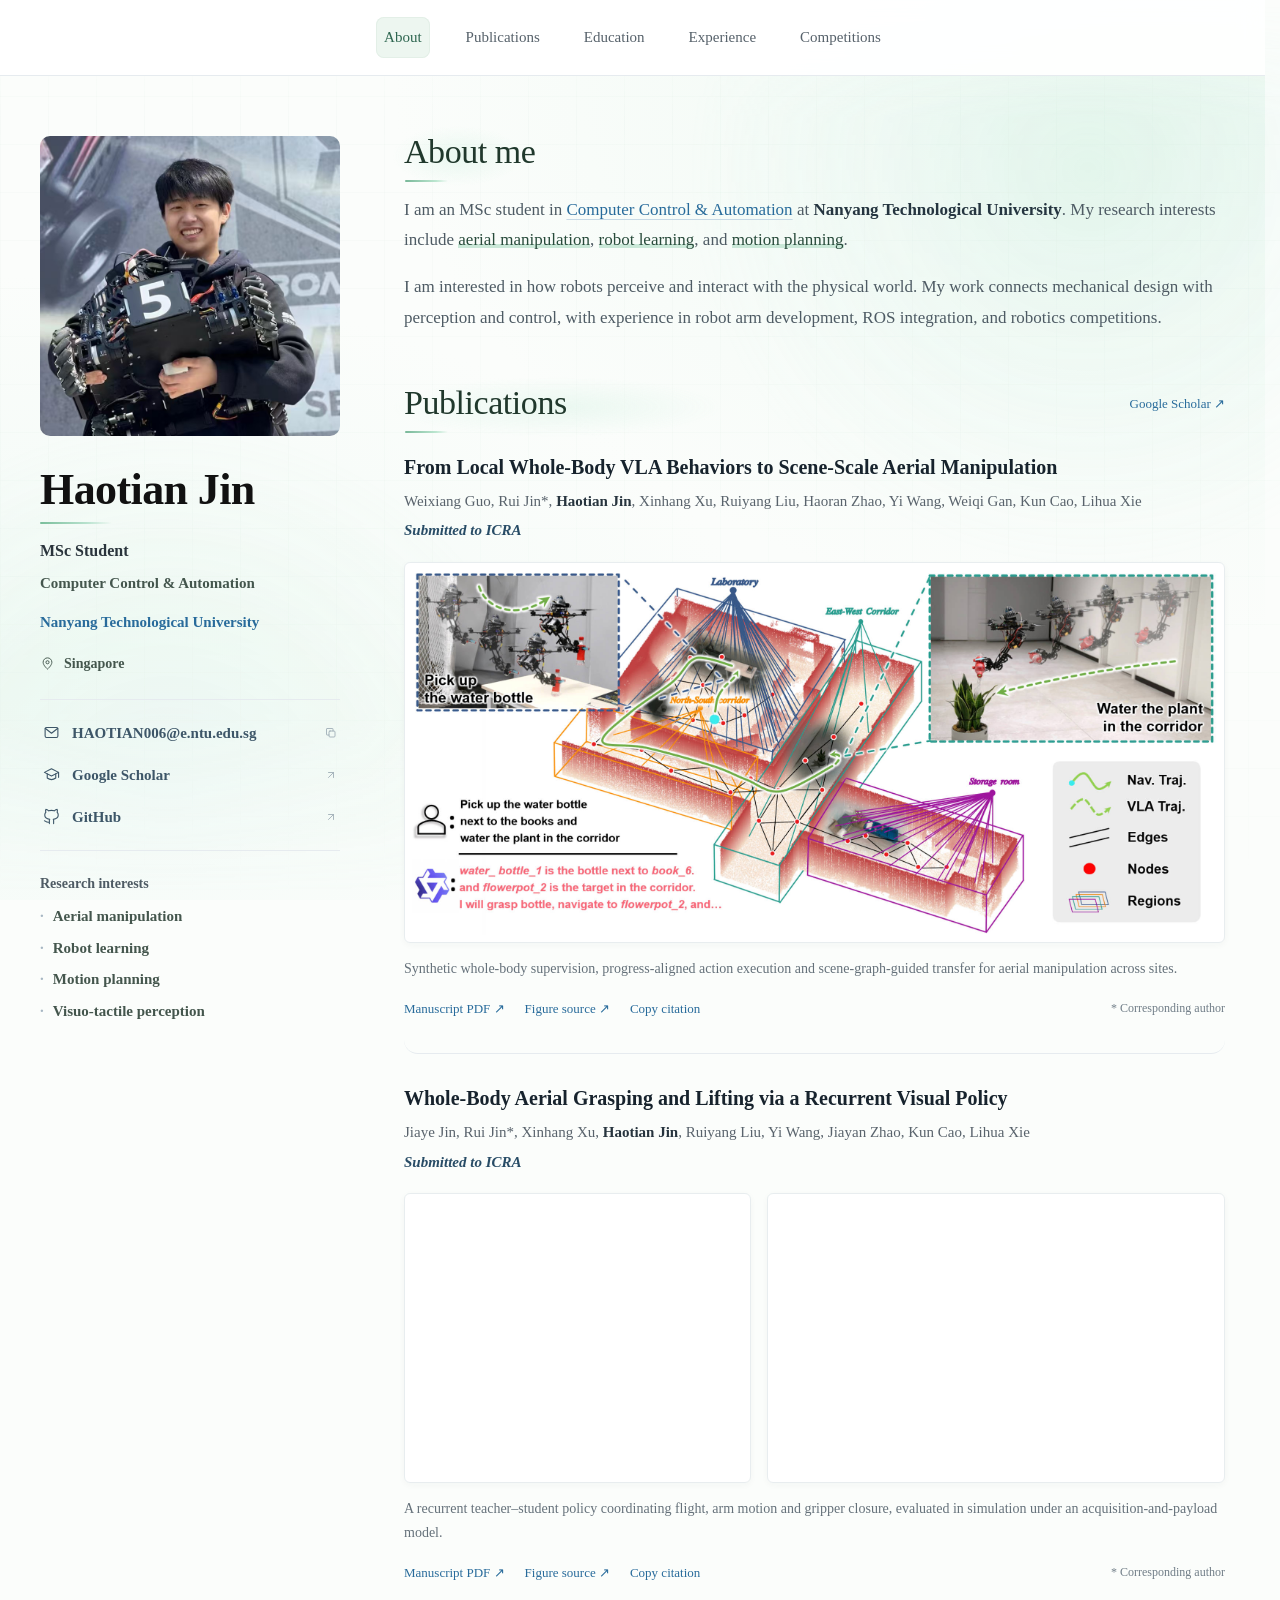
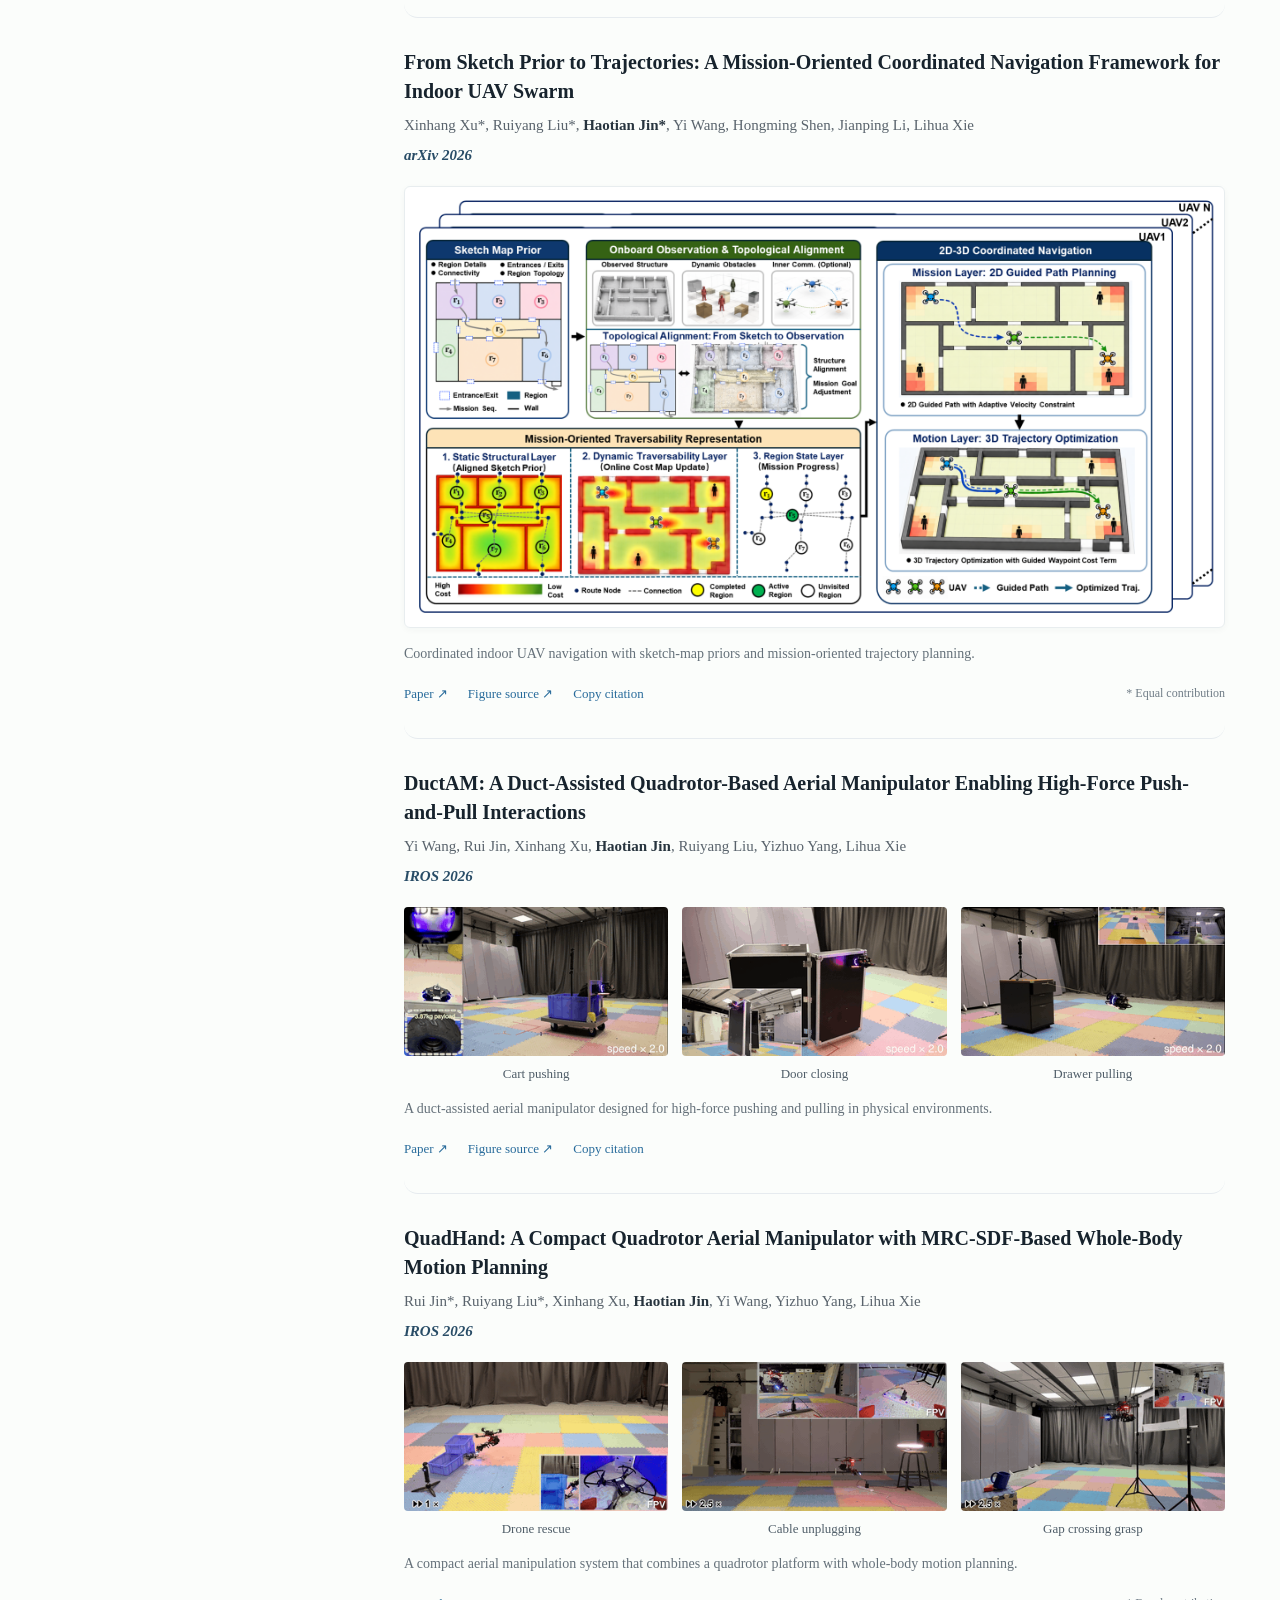
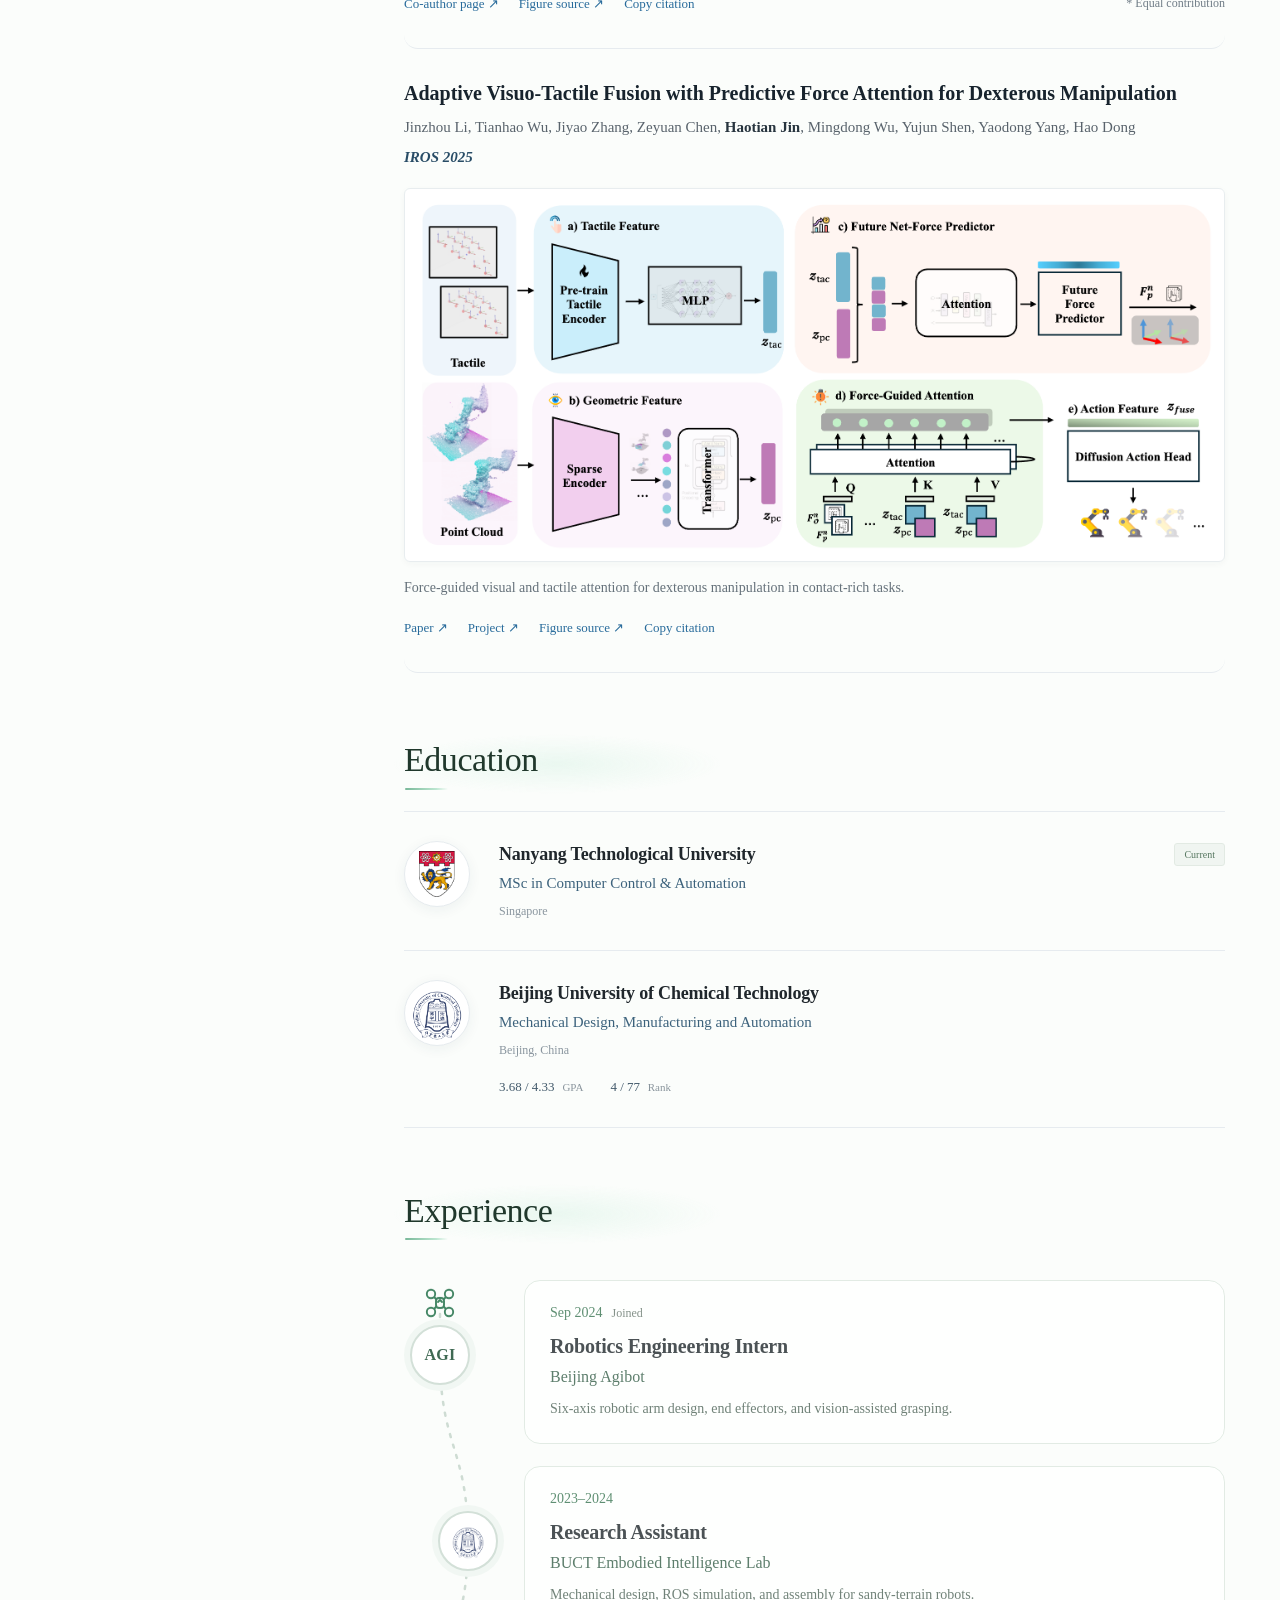
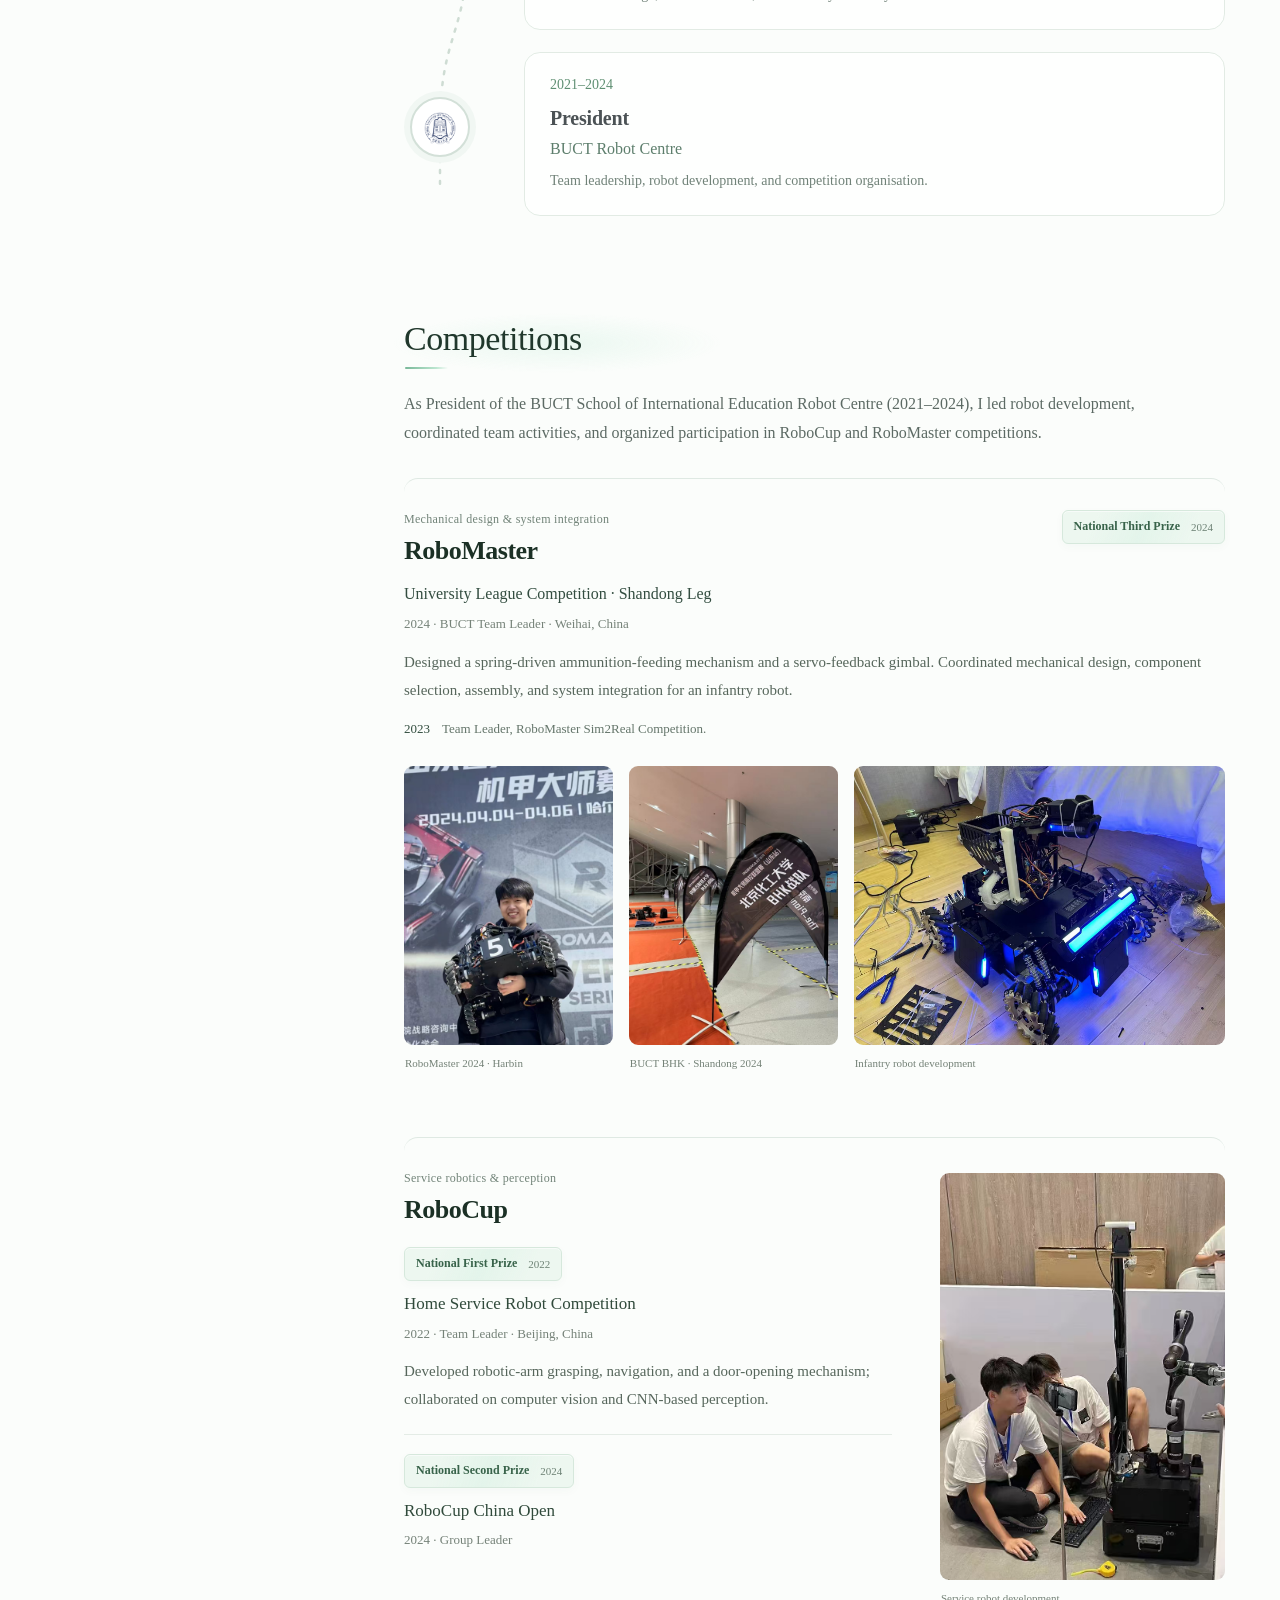
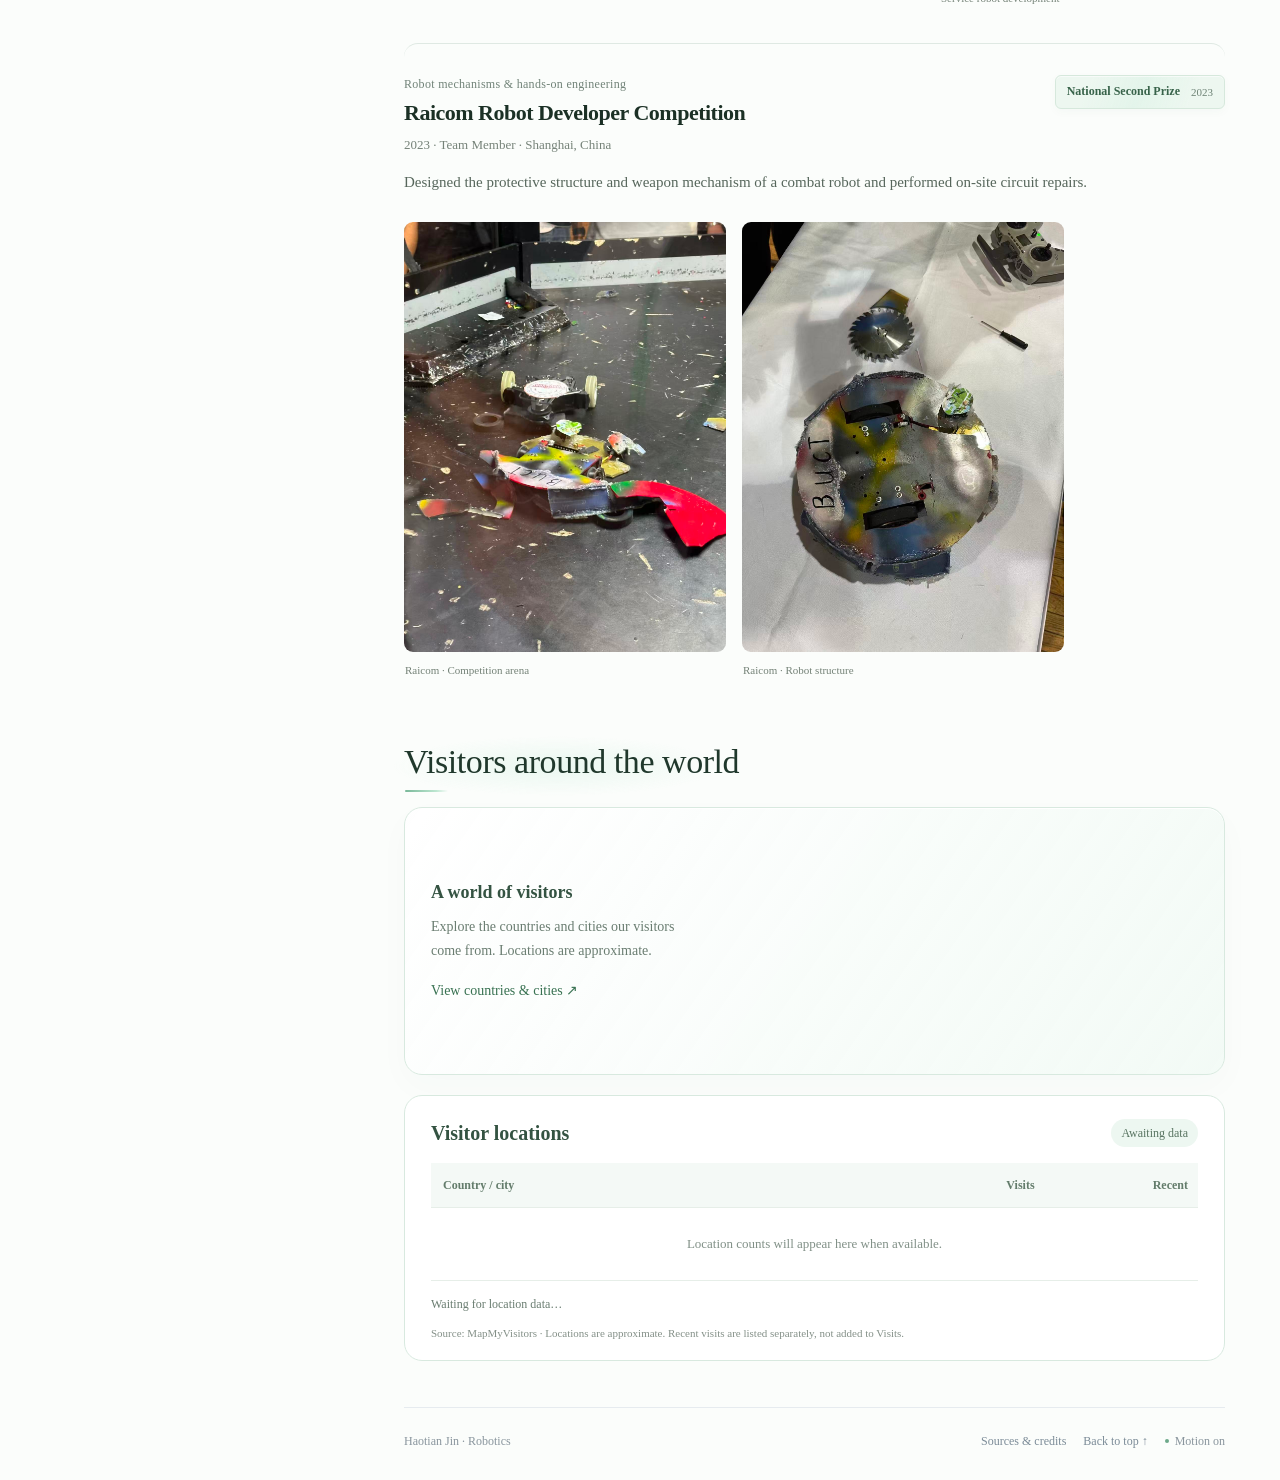
<file: index.html>
<!doctype html>
<html lang="en"><head><meta charset="utf-8"><meta name="viewport" content="width=device-width,initial-scale=1"><meta name="description" content="Haotian Jin — MSc student in Computer Control & Automation at Nanyang Technological University. Robotics, aerial manipulation and robot learning."><meta name="robots" content="index,follow"><link rel="canonical" href="https://haitang47.github.io/"><meta property="og:type" content="website"><meta property="og:title" content="Haotian Jin · Robotics"><meta property="og:description" content="Robotics, aerial manipulation, and robot learning. MSc student at Nanyang Technological University."><meta property="og:url" content="https://haitang47.github.io/"><meta name="theme-color" content="#ffffff"><title>Haotian Jin · Robotics</title><link rel="icon" type="image/svg+xml" href="assets/favicon.svg?v=47-mint-20260929"><link rel="stylesheet" href="assets/academic-focused.css?v=20260930-email-copy"><script defer src="assets/publications-data.js?v=20260928"></script><script defer src="assets/site.js?v=20260930-email-copy"></script><script defer src="assets/academic-focused.js?v=20260929-motion3"></script><link rel="stylesheet" href="assets/mint-effects.css?v=20260930-email-copy"><script defer src="assets/mint-effects.js?v=20261005-journey"></script><script defer src="assets/type-effects.js?v=20260929-2"></script><link rel="stylesheet" href="assets/competitions.css?v=20260929-2"><link rel="stylesheet" href="assets/journey-effects.css?v=20261005"><script defer src="assets/journey-effects.js?v=20261005"></script><link rel="stylesheet" href="assets/profile-stability.css?v=20261005"><link rel="stylesheet" href="assets/showcase-effects.css?v=20261005"><script defer src="assets/showcase-effects.js?v=20261005"></script><link rel="stylesheet" href="assets/visitor-map.css?v=20261005-table"><script defer src="assets/visitor-map.js?v=20261005-connected"></script><script defer src="assets/visitor-locations.js?v=20261005-table"></script></head>
<body class="academic academic-focused" data-academic-focused><a class="skip-link" href="#main">Skip to content</a>
<header class="academic-top"><nav aria-label="Main navigation"><a href="#about">About</a><a href="#research">Publications</a><a href="#education">Education</a><a href="#experience">Experience</a><a href="#competitions">Competitions</a></nav></header>
<div class="academic-shell"><aside class="academic-profile" aria-label="Personal profile">
<div class="profile-identity"><span class="avatar avatar-photo"><img src="assets/competitions/robomaster-harbin-2024.jpg" alt="Haotian Jin holding a RoboMaster robot" width="1080" height="1440"></span><div class="profile-name"><h1>Haotian Jin</h1><p class="profile-role">MSc Student</p><p class="profile-program">Computer Control &amp; Automation</p><a class="profile-university" href="https://www.ntu.edu.sg/" target="_blank" rel="noopener noreferrer">Nanyang Technological University</a></div></div>
<p class="profile-location"><svg viewBox="0 0 24 24" aria-hidden="true"><path d="M19 10c0 5-7 11-7 11S5 15 5 10a7 7 0 1 1 14 0Z"/><circle cx="12" cy="10" r="2.5"/></svg>Singapore</p>
<div class="profile-contact"><button type="button" class="email-copy" data-copy-email="HAOTIAN006@e.ntu.edu.sg" title="Copy email address" aria-label="Copy email address: HAOTIAN006@e.ntu.edu.sg"><svg viewBox="0 0 24 24" aria-hidden="true"><rect x="3" y="5" width="18" height="14" rx="2"/><path d="m3 6 9 7 9-7"/></svg><span>HAOTIAN006@e.ntu.edu.sg</span><svg viewBox="0 0 24 24" aria-hidden="true"><rect x="8" y="8" width="12" height="12" rx="2"/><path d="M16 8V4a1 1 0 0 0-1-1H4a1 1 0 0 0-1 1v11a1 1 0 0 0 1 1h4"/></svg></button><a href="https://scholar.google.com/citations?user=zth7bvwAAAAJ&amp;hl=en" class="" target="_blank" rel="noopener noreferrer"><svg viewBox="0 0 24 24" aria-hidden="true"><path d="m2 9 10-5 10 5-10 5Z"/><path d="M6 11v6c4 3 8 3 12 0v-6M22 9v7"/></svg><span>Google Scholar</span><svg viewBox="0 0 24 24" aria-hidden="true"><path d="M7 17 17 7M7 7h10v10"/></svg></a><a href="https://github.com/Haitang47" class="" target="_blank" rel="noopener noreferrer"><svg viewBox="0 0 24 24" aria-hidden="true"><path d="M9 20c-5 1-5-2-7-2M15 22v-4c0-1 .2-1.5-.5-2 4-.4 7-2 7-6 0-2-.5-3-1.5-4 .5-1.5.5-3 0-4-2 0-3 1-4 2-3-1-5-1-8 0-1-1-2-2-4-2-.5 1-.5 2.5 0 4C3 7 2.5 8 2.5 10c0 4 3 5.6 7 6-.7.5-.5 1-.5 2v4"/></svg><span>GitHub</span><svg viewBox="0 0 24 24" aria-hidden="true"><path d="M7 17 17 7M7 7h10v10"/></svg></a></div>
<div class="profile-focus"><h2>Research interests</h2><ul><li>Aerial manipulation</li><li>Robot learning</li><li>Motion planning</li><li>Visuo-tactile perception</li></ul></div>
</aside>
<main class="academic-content" id="main"><section id="about" class="about-section"><h2 class="section-title">About me</h2><p>I am an MSc student in <a href="https://www.ntu.edu.sg/education/graduate-programme/master-of-science-in-computer-control-automation" target="_blank" rel="noopener noreferrer">Computer Control &amp; Automation</a> at <strong>Nanyang Technological University</strong>. My research interests include <span class="type-keyword">aerial manipulation</span>, <span class="type-keyword">robot learning</span>, and <span class="type-keyword">motion planning</span>.</p><p>I am interested in how robots perceive and interact with the physical world. My work connects mechanical design with perception and control, with experience in robot arm development, ROS integration, and robotics competitions.</p></section>
<section id="research" class="publications-section"><div class="section-heading"><h2 class="section-title">Publications</h2><a href="https://scholar.google.com/citations?user=zth7bvwAAAAJ&amp;hl=en" class="" target="_blank" rel="noopener noreferrer">Google Scholar ↗</a></div><article class="academic-paper publication" id="airgrasp-vla" data-id="airgrasp-vla" data-topic="Aerial manipulation" data-kind="submission"><header class="publication-heading"><h3 class="paper-title"><a href="papers/airgrasp_vla.pdf" class="" target="_blank" rel="noopener noreferrer">From Local Whole-Body VLA Behaviors to Scene-Scale Aerial Manipulation</a></h3><p class="authors">Weixiang Guo, Rui Jin*, <strong>Haotian Jin</strong>, Xinhang Xu, Ruiyang Liu, Haoran Zhao, Yi Wang, Weiqi Gan, Kun Cao, Lihua Xie</p><p class="publication-status">Submitted to ICRA</p></header><div class="publication-media"><figure class="publication-figure "><a href="assets/airgrasp-vla-overview.png" data-lightbox data-paper="airgrasp-vla" data-source="papers/airgrasp_vla.pdf#page=1" data-caption="Scene-scale VLA · ICRA submission" aria-label="Enlarge: Scene-scale VLA · ICRA submission"><img src="assets/airgrasp-vla-overview.png" alt="Original figure of bottle grasping, topology-guided flight and plant watering for scene-scale aerial manipulation." width="2195" height="997" loading="lazy" decoding="async"></a></figure></div><div class="publication-details"><p class="paper-description">Synthetic whole-body supervision, progress-aligned action execution and scene-graph-guided transfer for aerial manipulation across sites.</p><div class="publication-bottom"><div class="paper-links"><a href="papers/airgrasp_vla.pdf" class="" target="_blank" rel="noopener noreferrer">Manuscript PDF ↗</a><a href="papers/airgrasp_vla.pdf#page=1" class="" target="_blank" rel="noopener noreferrer">Figure source ↗</a></div><span class="author-note">* Corresponding author</span></div></div></article><article class="academic-paper publication" id="airgrasp-rl" data-id="airgrasp-rl" data-topic="Aerial manipulation" data-kind="submission"><header class="publication-heading"><h3 class="paper-title"><a href="papers/airgrasp_rl.pdf" class="" target="_blank" rel="noopener noreferrer">Whole-Body Aerial Grasping and Lifting via a Recurrent Visual Policy</a></h3><p class="authors">Jiaye Jin, Rui Jin*, Xinhang Xu, <strong>Haotian Jin</strong>, Ruiyang Liu, Yi Wang, Jiayan Zhao, Kun Cao, Lihua Xie</p><p class="publication-status">Submitted to ICRA</p></header><div class="publication-media publication-pair"><figure class="publication-figure "><a href="assets/airgrasp-rl-overview.png" data-lightbox data-paper="airgrasp-rl" data-source="papers/airgrasp_rl.pdf#page=1" data-caption="Recurrent Aerial Grasping · ICRA submission" aria-label="Enlarge: Recurrent Aerial Grasping · ICRA submission"><img src="assets/airgrasp-rl-overview.png" alt="Simulated aerial acquisition and lifting with photographs of the physical platform for illustration only." width="1237" height="1014" loading="lazy" decoding="async"></a></figure><figure class="publication-figure "><a href="assets/airgrasp-rl-method.png" data-lightbox data-paper="airgrasp-rl" data-source="papers/airgrasp_rl.pdf#page=3" data-caption="Recurrent visual policy · Training framework" aria-label="Enlarge: Recurrent visual policy · Training framework"><img src="assets/airgrasp-rl-method.png" alt="Teacher–student recurrent visual policy framework, with privileged teacher observations, masked-depth student observations and simulation training." width="1758" height="1089" loading="lazy" decoding="async"></a></figure></div><div class="publication-details"><p class="paper-description">A recurrent teacher–student policy coordinating flight, arm motion and gripper closure, evaluated in simulation under an acquisition-and-payload model.</p><div class="publication-bottom"><div class="paper-links"><a href="papers/airgrasp_rl.pdf" class="" target="_blank" rel="noopener noreferrer">Manuscript PDF ↗</a><a href="papers/airgrasp_rl.pdf#page=1" class="" target="_blank" rel="noopener noreferrer">Figure source ↗</a></div><span class="author-note">* Corresponding author</span></div></div></article><article class="academic-paper publication" id="sketch" data-id="sketch" data-topic="Navigation" data-kind="preprint"><header class="publication-heading"><h3 class="paper-title"><a href="https://arxiv.org/abs/2607.11386" class="" target="_blank" rel="noopener noreferrer">From Sketch Prior to Trajectories: A Mission-Oriented Coordinated Navigation Framework for Indoor UAV Swarm</a></h3><p class="authors">Xinhang Xu*, Ruiyang Liu*, <strong>Haotian Jin*</strong>, Yi Wang, Hongming Shen, Jianping Li, Lihua Xie</p><p class="publication-status">arXiv 2026</p></header><div class="publication-media"><figure class="publication-figure "><a href="assets/sketch-swarm-overview.png" data-lightbox data-paper="sketch" data-source="https://arxiv.org/html/2607.11386v1#S1.F1" data-caption="Sketch to Trajectories · arXiv 2026" aria-label="Enlarge: Sketch to Trajectories · arXiv 2026"><img src="assets/sketch-swarm-overview.png" alt="Original system overview connecting sketch-map priors, online observations, 2D paths and 3D UAV trajectories." width="3648" height="1932" loading="lazy" decoding="async"></a></figure></div><div class="publication-details"><p class="paper-description">Coordinated indoor UAV navigation with sketch-map priors and mission-oriented trajectory planning.</p><div class="publication-bottom"><div class="paper-links"><a href="https://arxiv.org/abs/2607.11386" class="" target="_blank" rel="noopener noreferrer">Paper ↗</a><a href="https://arxiv.org/html/2607.11386v1#S1.F1" class="" target="_blank" rel="noopener noreferrer">Figure source ↗</a></div><span class="author-note">* Equal contribution</span></div></div></article><article class="academic-paper publication" id="ductam" data-id="ductam" data-topic="Aerial manipulation" data-kind="conference"><header class="publication-heading"><h3 class="paper-title"><a href="https://arxiv.org/abs/2609.15861" class="" target="_blank" rel="noopener noreferrer">DuctAM: A Duct-Assisted Quadrotor-Based Aerial Manipulator Enabling High-Force Push-and-Pull Interactions</a></h3><p class="authors">Yi Wang, Rui Jin, Xinhang Xu, <strong>Haotian Jin</strong>, Ruiyang Liu, Yizhuo Yang, Lihua Xie</p><p class="publication-status">IROS 2026</p></header><div class="publication-media publication-demos"><figure class="publication-figure "><a href="assets/ductam-cart-pushing.gif" data-lightbox data-paper="ductam" data-source="https://bbbbigrui.github.io/images/ductam/01_cart_pushing.gif" data-caption="DuctAM · Cart pushing" aria-label="Enlarge: DuctAM · Cart pushing"><img src="assets/ductam-cart-pushing.gif" alt="DuctAM aerial manipulator pushing a wheeled cart during an indoor experiment." width="320" height="180" loading="lazy" decoding="async"></a><figcaption>Cart pushing</figcaption></figure><figure class="publication-figure "><a href="assets/ductam-door-closing.gif" data-lightbox data-paper="ductam" data-source="https://bbbbigrui.github.io/images/ductam/02_door_closing.gif" data-caption="DuctAM · Door closing" aria-label="Enlarge: DuctAM · Door closing"><img src="assets/ductam-door-closing.gif" alt="DuctAM aerial manipulator pushing a door closed during an indoor experiment." width="320" height="180" loading="lazy" decoding="async"></a><figcaption>Door closing</figcaption></figure><figure class="publication-figure "><a href="assets/ductam-drawer-pulling.gif" data-lightbox data-paper="ductam" data-source="https://bbbbigrui.github.io/images/ductam/03_drawer_pulling.gif" data-caption="DuctAM · Drawer pulling" aria-label="Enlarge: DuctAM · Drawer pulling"><img src="assets/ductam-drawer-pulling.gif" alt="DuctAM aerial manipulator pulling a drawer open during an indoor experiment." width="320" height="180" loading="lazy" decoding="async"></a><figcaption>Drawer pulling</figcaption></figure></div><div class="publication-details"><p class="paper-description">A duct-assisted aerial manipulator designed for high-force pushing and pulling in physical environments.</p><div class="publication-bottom"><div class="paper-links"><a href="https://arxiv.org/abs/2609.15861" class="" target="_blank" rel="noopener noreferrer">Paper ↗</a><a href="https://bbbbigrui.github.io/index.html" class="" target="_blank" rel="noopener noreferrer">Figure source ↗</a></div><span class="author-note"></span></div></div></article><article class="academic-paper publication" id="quadhand" data-id="quadhand" data-topic="Aerial manipulation" data-kind="conference"><header class="publication-heading"><h3 class="paper-title"><a href="https://bbbbigrui.github.io/index.html" class="" target="_blank" rel="noopener noreferrer">QuadHand: A Compact Quadrotor Aerial Manipulator with MRC-SDF-Based Whole-Body Motion Planning</a></h3><p class="authors">Rui Jin*, Ruiyang Liu*, Xinhang Xu, <strong>Haotian Jin</strong>, Yi Wang, Yizhuo Yang, Lihua Xie</p><p class="publication-status">IROS 2026</p></header><div class="publication-media publication-demos"><figure class="publication-figure "><a href="assets/quadhand-rescue.gif" data-lightbox data-paper="quadhand" data-source="https://bbbbigrui.github.io/images/quadhand/01_drone_rescue.gif" data-caption="QuadHand · Drone rescue" aria-label="Enlarge: QuadHand · Drone rescue"><img src="assets/quadhand-rescue.gif" alt="QuadHand demonstrates aerial drone rescue, with an onboard-view inset." width="320" height="180" loading="lazy" decoding="async"></a><figcaption>Drone rescue</figcaption></figure><figure class="publication-figure "><a href="assets/quadhand-cable-unplugging.gif" data-lightbox data-paper="quadhand" data-source="https://bbbbigrui.github.io/images/quadhand/03_cable_unplugging.gif" data-caption="QuadHand · Cable unplugging" aria-label="Enlarge: QuadHand · Cable unplugging"><img src="assets/quadhand-cable-unplugging.gif" alt="QuadHand aerial manipulator grasping and unplugging a cable." width="320" height="180" loading="lazy" decoding="async"></a><figcaption>Cable unplugging</figcaption></figure><figure class="publication-figure "><a href="assets/quadhand-gap-crossing-grasp.gif" data-lightbox data-paper="quadhand" data-source="https://bbbbigrui.github.io/images/quadhand/04_gap_crossing_grasp.gif" data-caption="QuadHand · Gap crossing grasp" aria-label="Enlarge: QuadHand · Gap crossing grasp"><img src="assets/quadhand-gap-crossing-grasp.gif" alt="QuadHand aerial manipulator crossing a narrow gap to grasp an object." width="320" height="180" loading="lazy" decoding="async"></a><figcaption>Gap crossing grasp</figcaption></figure></div><div class="publication-details"><p class="paper-description">A compact aerial manipulation system that combines a quadrotor platform with whole-body motion planning.</p><div class="publication-bottom"><div class="paper-links"><a href="https://bbbbigrui.github.io/index.html" class="" target="_blank" rel="noopener noreferrer">Co-author page ↗</a><a href="https://bbbbigrui.github.io/index.html" class="" target="_blank" rel="noopener noreferrer">Figure source ↗</a></div><span class="author-note">* Equal contribution</span></div></div></article><article class="academic-paper publication" id="adaptac" data-id="adaptac" data-topic="Dexterous manipulation" data-kind="conference"><header class="publication-heading"><h3 class="paper-title"><a href="https://arxiv.org/abs/2505.13982" class="" target="_blank" rel="noopener noreferrer">Adaptive Visuo-Tactile Fusion with Predictive Force Attention for Dexterous Manipulation</a></h3><p class="authors">Jinzhou Li, Tianhao Wu, Jiyao Zhang, Zeyuan Chen, <strong>Haotian Jin</strong>, Mingdong Wu, Yujun Shen, Yaodong Yang, Hao Dong</p><p class="publication-status">IROS 2025</p></header><div class="publication-media"><figure class="publication-figure "><a href="assets/adaptac-method.png" data-lightbox data-paper="adaptac" data-source="https://adaptac-dex.github.io/" data-caption="AdapTac · IROS 2025" aria-label="Enlarge: AdapTac · IROS 2025"><img src="assets/adaptac-method.png" alt="AdapTac method overview showing force prediction, visual and tactile features, and an action head." width="1939" height="864" loading="lazy" decoding="async"></a></figure></div><div class="publication-details"><p class="paper-description">Force-guided visual and tactile attention for dexterous manipulation in contact-rich tasks.</p><div class="publication-bottom"><div class="paper-links"><a href="https://arxiv.org/abs/2505.13982" class="" target="_blank" rel="noopener noreferrer">Paper ↗</a><a href="https://adaptac-dex.github.io/" class="" target="_blank" rel="noopener noreferrer">Project ↗</a><a href="https://adaptac-dex.github.io/" class="" target="_blank" rel="noopener noreferrer">Figure source ↗</a></div><span class="author-note"></span></div></div></article></section>
<section id="education" class="education-section"><div class="section-heading"><h2 class="section-title">Education</h2></div><div class="education-list">
<article class="education-entry"><div class="institution-monogram" aria-hidden="true"><span class="ntu-crest"><img src="assets/institutions/ntu-logo.png" alt=""></span></div><div class="entry-content"><div class="entry-heading"><h3>Nanyang Technological University</h3><span class="current-label">Current</span></div><p class="entry-role">MSc in Computer Control &amp; Automation</p><p class="entry-location">Singapore</p></div></article>
<article class="education-entry"><div class="institution-monogram" aria-hidden="true"><img src="assets/institutions/buct.png" alt=""></div><div class="entry-content"><div class="entry-heading"><h3>Beijing University of Chemical Technology</h3></div><p class="entry-role">Mechanical Design, Manufacturing and Automation</p><p class="entry-location">Beijing, China</p><div class="education-achievements"><span><b>3.68 / 4.33</b> GPA</span><span><b>4 / 77</b> Rank</span></div></div></article>
</div></section>
<section id="experience" class="experience-section"><div class="section-heading"><h2 class="section-title">Experience</h2></div><div class="experience-timeline journey-timeline" data-journey>
<article class="experience-entry"><div class="timeline-node company-mark" aria-hidden="true">AGI</div><div class="journey-card"><div class="experience-date"><time>Sep 2024</time><span>Joined</span></div><div class="entry-content"><h3>Robotics Engineering Intern</h3><p class="entry-role">Beijing Agibot</p><p class="entry-description">Six-axis robotic arm design, end effectors, and vision-assisted grasping.</p></div></div></article>
<article class="experience-entry"><div class="timeline-node" aria-hidden="true"><img src="assets/institutions/buct.png" alt=""></div><div class="journey-card"><div class="experience-date"><time>2023–2024</time></div><div class="entry-content"><h3>Research Assistant</h3><p class="entry-role">BUCT Embodied Intelligence Lab</p><p class="entry-description">Mechanical design, ROS simulation, and assembly for sandy-terrain robots.</p></div></div></article>
<article class="experience-entry"><div class="timeline-node" aria-hidden="true"><img src="assets/institutions/buct.png" alt=""></div><div class="journey-card"><div class="experience-date"><time>2021–2024</time></div><div class="entry-content"><h3>President</h3><p class="entry-role">BUCT Robot Centre</p><p class="entry-description">Team leadership, robot development, and competition organisation.</p></div></div></article>
</div></section>
<section id="competitions" class="competitions-section" aria-labelledby="competitions-title">
<div class="section-heading"><h2 class="section-title" id="competitions-title">Competitions</h2></div>
<p class="competition-intro">As President of the BUCT School of International Education Robot Centre (2021–2024), I led robot development, coordinated team activities, and organized participation in RoboCup and RoboMaster competitions.</p>

<article class="competition-entry" id="robomaster">
<header class="competition-heading"><div><p class="competition-eyebrow">Mechanical design &amp; system integration</p><h3>RoboMaster</h3></div><span class="competition-award">National Third Prize <span>2024</span></span></header>
<p class="competition-event">University League Competition · Shandong Leg</p>
<p class="competition-meta">2024 · BUCT Team Leader · Weihai, China</p>
<p class="competition-description">Designed a spring-driven ammunition-feeding mechanism and a servo-feedback gimbal. Coordinated mechanical design, component selection, assembly, and system integration for an infantry robot.</p>
<p class="competition-extra"><span>2023</span> Team Leader, RoboMaster Sim2Real Competition.</p>
<div class="competition-gallery"><figure class="competition-photo publication-figure "><a href="assets/competitions/robomaster-harbin-2024.jpg" data-lightbox data-kind="photo" data-caption="RoboMaster 2024 · Harbin" aria-label="Enlarge: RoboMaster 2024 · Harbin"><img src="assets/competitions/robomaster-harbin-2024.jpg" alt="Holding a competition robot in front of a RoboMaster event backdrop dated April 2024 in Harbin." width="1080" height="1440" loading="lazy" decoding="async"></a><figcaption>RoboMaster 2024 · Harbin</figcaption></figure><figure class="competition-photo publication-figure "><a href="assets/competitions/robomaster-shandong-2024.jpg" data-lightbox data-kind="photo" data-caption="BUCT BHK · Shandong 2024" aria-label="Enlarge: BUCT BHK · Shandong 2024"><img src="assets/competitions/robomaster-shandong-2024.jpg" alt="BUCT BHK team banner at the RoboMaster 2024 Shandong League venue." width="1080" height="1440" loading="lazy" decoding="async"></a><figcaption>BUCT BHK · Shandong 2024</figcaption></figure><figure class="competition-photo publication-figure competition-photo-wide"><a href="assets/competitions/robomaster-infantry-robot.jpg" data-lightbox data-kind="photo" data-caption="Infantry robot development" aria-label="Enlarge: Infantry robot development"><img src="assets/competitions/robomaster-infantry-robot.jpg" alt="A RoboMaster infantry robot during assembly, with its mecanum chassis, gimbal and electronics visible." width="1440" height="1080" loading="lazy" decoding="async"></a><figcaption>Infantry robot development</figcaption></figure></div>
</article>

<article class="competition-entry competition-service" id="robocup">
<div class="competition-service-copy"><header class="competition-heading"><div><p class="competition-eyebrow">Service robotics &amp; perception</p><h3>RoboCup</h3></div></header>
<div class="competition-result"><span class="competition-award">National First Prize <span>2022</span></span><h4>Home Service Robot Competition</h4><p class="competition-meta">2022 · Team Leader · Beijing, China</p><p class="competition-description">Developed robotic-arm grasping, navigation, and a door-opening mechanism; collaborated on computer vision and CNN-based perception.</p></div>
<div class="competition-result competition-result-secondary"><span class="competition-award">National Second Prize <span>2024</span></span><h4>RoboCup China Open</h4><p class="competition-meta">2024 · Group Leader</p></div>
</div><div class="competition-service-media"><figure class="competition-photo publication-figure "><a href="assets/competitions/robocup-service-robot.png" data-lightbox data-kind="photo" data-caption="Service robot development" aria-label="Enlarge: Service robot development"><img src="assets/competitions/robocup-service-robot.png" alt="Working with a mobile service robot equipped with a robotic arm and a vertical sensor mast." width="715" height="1021" loading="lazy" decoding="async"></a><figcaption>Service robot development</figcaption></figure></div>
</article>

<article class="competition-entry competition-compact" id="raicom">
<header class="competition-heading"><div><p class="competition-eyebrow">Robot mechanisms &amp; hands-on engineering</p><h3>Raicom Robot Developer Competition</h3></div><span class="competition-award">National Second Prize <span>2023</span></span></header>
<p class="competition-meta">2023 · Team Member · Shanghai, China</p>
<p class="competition-description">Designed the protective structure and weapon mechanism of a combat robot and performed on-site circuit repairs.</p>
<div class="competition-gallery competition-gallery-pair"><figure class="competition-photo publication-figure "><a href="assets/competitions/raicom-arena.jpg" data-lightbox data-kind="photo" data-caption="Raicom · Competition arena" aria-label="Enlarge: Raicom · Competition arena"><img src="assets/competitions/raicom-arena.jpg" alt="Combat robots, including a robot marked BUCT, on the floor of a Raicom competition arena." width="1279" height="1706" loading="lazy" decoding="async"></a><figcaption>Raicom · Competition arena</figcaption></figure><figure class="competition-photo publication-figure "><a href="assets/competitions/raicom-robot-detail.jpg" data-lightbox data-kind="photo" data-caption="Raicom · Robot structure" aria-label="Enlarge: Raicom · Robot structure"><img src="assets/competitions/raicom-robot-detail.jpg" alt="Close-up of a BUCT-marked combat robot on a table, with its protective body, a separate circular blade and a radio controller visible." width="1279" height="1706" loading="lazy" decoding="async"></a><figcaption>Raicom · Robot structure</figcaption></figure></div>
</article>
</section>
<section id="visitors" class="visitor-map-section" aria-labelledby="visitors-title" data-visitor-state="connected">
<div class="section-heading"><h2 class="section-title" id="visitors-title">Visitors around the world</h2></div>
<div class="visitor-map-panel"><div class="visitor-map-copy"><p class="visitor-map-status">A world of visitors</p><p class="visitor-map-description">Explore the countries and cities our visitors come from. Locations are approximate.</p><a class="visitor-map-dashboard" href="https://mapmyvisitors.com/web/1c8nh" target="_blank" rel="noopener noreferrer">View countries &amp; cities ↗</a></div><div class="visitor-map-widget" aria-label="Visitor map supplied by MapMyVisitors"><script type="text/javascript" id="mmvst_globe" src="https://mapmyvisitors.com/globe.js?d=57EVWro-YVseXolG36-lTMyc7EqPxT3mQe81mktxLEI"></script><noscript>JavaScript is required to display the visitor map.</noscript></div></div>
<div class="visitor-locations" id="visitor-locations" aria-labelledby="visitor-locations-title">
<div class="visitor-locations-heading"><h3 id="visitor-locations-title">Visitor locations</h3><span class="visitor-locations-count" id="visitor-locations-count">Awaiting data</span></div>
<div class="visitor-locations-scroll"><table class="visitor-locations-table">
<caption class="visitor-sr-only">Visit counts by country and city, as reported on the visitor globe</caption>
<thead><tr><th scope="col">Country / city</th><th scope="col">Visits</th><th scope="col">Recent</th></tr></thead>
<tbody id="visitor-locations-body"><tr class="visitor-locations-empty"><td colspan="3">Location counts will appear here when available.</td></tr></tbody>
</table></div>
<div class="visitor-locations-footer"><p id="visitor-locations-status" role="status" aria-live="polite">Waiting for location data…</p><button id="visitor-locations-more" type="button" aria-expanded="false" hidden>Show all locations</button></div>
<p class="visitor-locations-note">Source: MapMyVisitors · Locations are approximate. Recent visits are listed separately, not added to Visits.</p>
<noscript><p class="visitor-locations-note">Enable JavaScript to display location counts.</p></noscript>
</div>
</section>
<footer class="academic-footer"><span>Haotian Jin · Robotics</span><div><a href="sources.html">Sources &amp; credits</a><a href="#about">Back to top ↑</a></div></footer>
</main></div><div class="toast" role="status" aria-live="polite"></div></body></html>
</file>
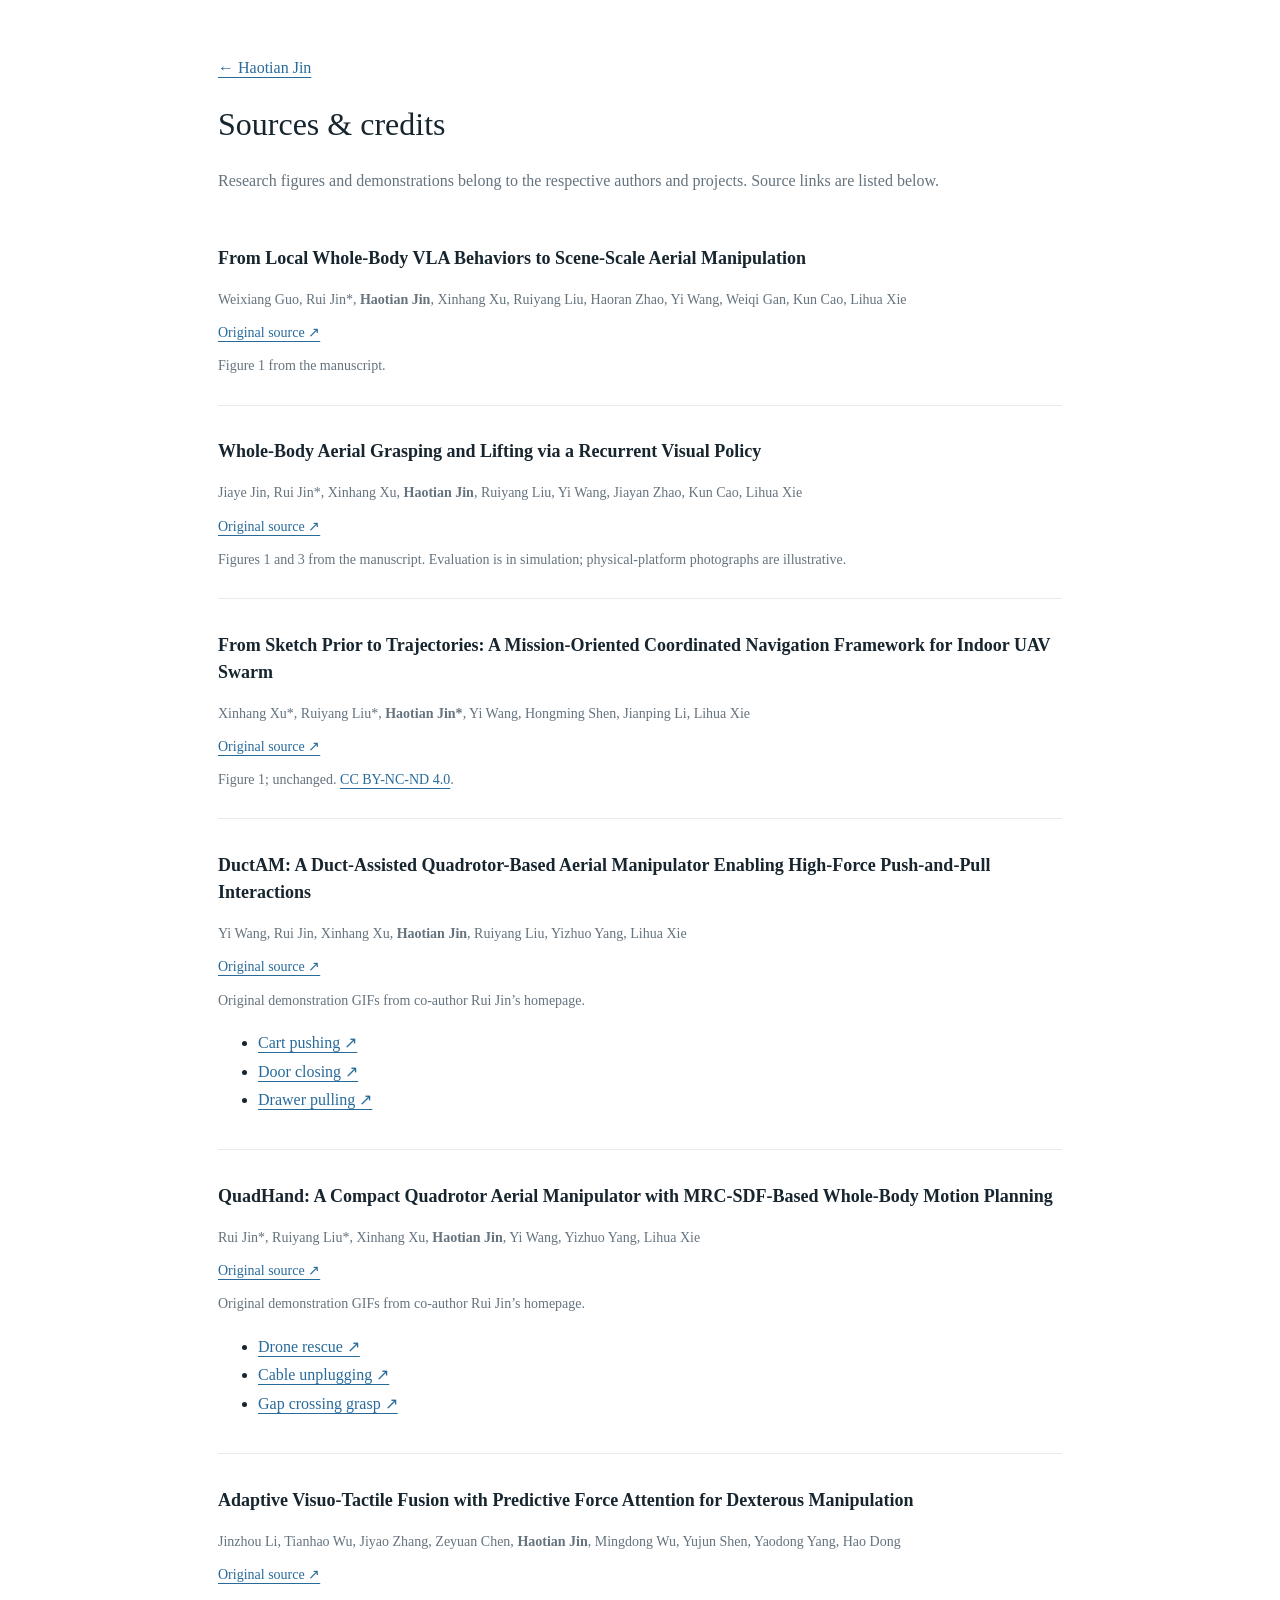
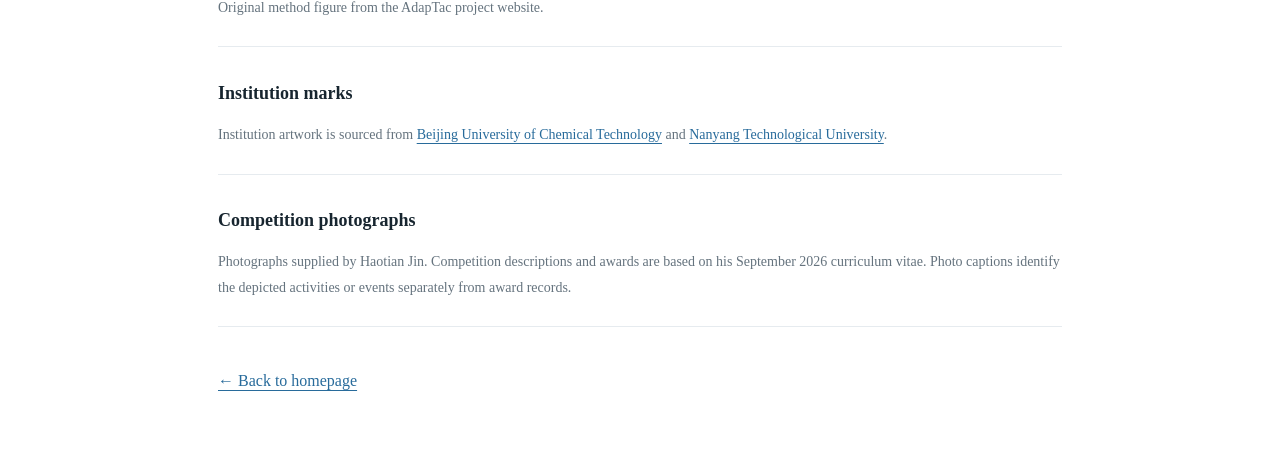
<file: sources.html>
<!doctype html>
<html lang="en"><head><meta charset="utf-8"><meta name="viewport" content="width=device-width,initial-scale=1"><meta name="robots" content="noindex,follow"><title>Sources &amp; credits · Haotian Jin</title><link rel="icon" type="image/svg+xml" href="assets/favicon.svg?v=47-mint-20260929"><style>
*{box-sizing:border-box}body{margin:0;color:#17252f;background:#fff;font:16px/1.8 "Times New Roman",Times,serif}main{max-width:900px;margin:auto;padding:54px 28px 70px}h1{font-size:32px;line-height:1.3;font-weight:500}h2{font-size:18px;line-height:1.5}p{color:#65737e}a{color:#286b9b;text-underline-offset:4px}article{padding:18px 0;border-bottom:1px solid #e6ebef}article p{font-size:14px;margin:8px 0}footer{margin-top:40px}a:focus-visible{outline:3px solid #397eb4;outline-offset:4px}@media(max-width:500px){main{padding:28px 20px}h1{font-size:28px}}
</style></head><body><main><a href="index.html">← Haotian Jin</a><h1>Sources &amp; credits</h1><p>Research figures and demonstrations belong to the respective authors and projects. Source links are listed below.</p>
<article><h2>From Local Whole-Body VLA Behaviors to Scene-Scale Aerial Manipulation</h2><p>Weixiang Guo, Rui Jin*, <strong>Haotian Jin</strong>, Xinhang Xu, Ruiyang Liu, Haoran Zhao, Yi Wang, Weiqi Gan, Kun Cao, Lihua Xie</p><p><a href="papers/airgrasp_vla.pdf#page=1" target="_blank" rel="noopener noreferrer">Original source ↗</a></p><p>Figure 1 from the manuscript.</p></article><article><h2>Whole-Body Aerial Grasping and Lifting via a Recurrent Visual Policy</h2><p>Jiaye Jin, Rui Jin*, Xinhang Xu, <strong>Haotian Jin</strong>, Ruiyang Liu, Yi Wang, Jiayan Zhao, Kun Cao, Lihua Xie</p><p><a href="papers/airgrasp_rl.pdf#page=1" target="_blank" rel="noopener noreferrer">Original source ↗</a></p><p>Figures 1 and 3 from the manuscript. Evaluation is in simulation; physical-platform photographs are illustrative.</p></article><article><h2>From Sketch Prior to Trajectories: A Mission-Oriented Coordinated Navigation Framework for Indoor UAV Swarm</h2><p>Xinhang Xu*, Ruiyang Liu*, <strong>Haotian Jin*</strong>, Yi Wang, Hongming Shen, Jianping Li, Lihua Xie</p><p><a href="https://arxiv.org/html/2607.11386v1#S1.F1" target="_blank" rel="noopener noreferrer">Original source ↗</a></p><p>Figure 1; unchanged. <a href="https://creativecommons.org/licenses/by-nc-nd/4.0/" target="_blank" rel="noopener noreferrer">CC BY-NC-ND 4.0</a>.</p></article><article><h2>DuctAM: A Duct-Assisted Quadrotor-Based Aerial Manipulator Enabling High-Force Push-and-Pull Interactions</h2><p>Yi Wang, Rui Jin, Xinhang Xu, <strong>Haotian Jin</strong>, Ruiyang Liu, Yizhuo Yang, Lihua Xie</p><p><a href="https://bbbbigrui.github.io/index.html" target="_blank" rel="noopener noreferrer">Original source ↗</a></p><p>Original demonstration GIFs from co-author Rui Jin’s homepage.</p><ul><li><a href="https://bbbbigrui.github.io/images/ductam/01_cart_pushing.gif" target="_blank" rel="noopener noreferrer">Cart pushing ↗</a></li><li><a href="https://bbbbigrui.github.io/images/ductam/02_door_closing.gif" target="_blank" rel="noopener noreferrer">Door closing ↗</a></li><li><a href="https://bbbbigrui.github.io/images/ductam/03_drawer_pulling.gif" target="_blank" rel="noopener noreferrer">Drawer pulling ↗</a></li></ul></article><article><h2>QuadHand: A Compact Quadrotor Aerial Manipulator with MRC-SDF-Based Whole-Body Motion Planning</h2><p>Rui Jin*, Ruiyang Liu*, Xinhang Xu, <strong>Haotian Jin</strong>, Yi Wang, Yizhuo Yang, Lihua Xie</p><p><a href="https://bbbbigrui.github.io/index.html" target="_blank" rel="noopener noreferrer">Original source ↗</a></p><p>Original demonstration GIFs from co-author Rui Jin’s homepage.</p><ul><li><a href="https://bbbbigrui.github.io/images/quadhand/01_drone_rescue.gif" target="_blank" rel="noopener noreferrer">Drone rescue ↗</a></li><li><a href="https://bbbbigrui.github.io/images/quadhand/03_cable_unplugging.gif" target="_blank" rel="noopener noreferrer">Cable unplugging ↗</a></li><li><a href="https://bbbbigrui.github.io/images/quadhand/04_gap_crossing_grasp.gif" target="_blank" rel="noopener noreferrer">Gap crossing grasp ↗</a></li></ul></article><article><h2>Adaptive Visuo-Tactile Fusion with Predictive Force Attention for Dexterous Manipulation</h2><p>Jinzhou Li, Tianhao Wu, Jiyao Zhang, Zeyuan Chen, <strong>Haotian Jin</strong>, Mingdong Wu, Yujun Shen, Yaodong Yang, Hao Dong</p><p><a href="https://adaptac-dex.github.io/" target="_blank" rel="noopener noreferrer">Original source ↗</a></p><p>Original method figure from the AdapTac project website.</p></article>
<article><h2>Institution marks</h2><p>Institution artwork is sourced from <a href="https://www.buct.edu.cn/xx/list.htm" target="_blank" rel="noopener noreferrer">Beijing University of Chemical Technology</a> and <a href="https://www.ntu.edu.sg/about-us/history/coat-of-arms" target="_blank" rel="noopener noreferrer">Nanyang Technological University</a>.</p></article>
<article><h2>Competition photographs</h2><p>Photographs supplied by Haotian Jin. Competition descriptions and awards are based on his September 2026 curriculum vitae. Photo captions identify the depicted activities or events separately from award records.</p></article>
<footer><a href="index.html">← Back to homepage</a></footer></main></body></html>
</file>
<file: assets/academic-focused.css>
:root{--ink:#17252f;--muted:#65737e;--accent:#286b9b;--line:#e6ebef;--header-height:76px}*{box-sizing:border-box}html{scroll-behavior:smooth;scroll-padding-top:0}body{margin:0;color:var(--ink);background:#fff;font:16px/1.75 var(--font-body);overflow-wrap:break-word}h1,h2,h3,p,figure{margin:0}h1,h2,h3{line-height:1.3}a{color:var(--accent);text-decoration:none}a:hover{text-decoration:underline;text-underline-offset:4px}button,input{font:inherit}button,a{touch-action:manipulation}button{cursor:pointer}a:focus-visible,button:focus-visible{outline:3px solid #397eb4;outline-offset:5px}img{display:block;max-width:100%}[hidden]{display:none!important}.skip-link{position:fixed;top:-70px;left:14px;z-index:100;padding:10px 16px;background:#fff}.skip-link:focus{top:12px}.academic-top{height:var(--header-height);position:sticky;top:0;z-index:20;background:#fffffff5;backdrop-filter:blur(12px);border-bottom:1px solid var(--line);display:flex;justify-content:center;align-items:center}.academic-top nav{display:flex;justify-content:center;align-items:center;flex-wrap:wrap;gap:12px 42px;padding:10px 24px;max-width:1200px}.academic-top nav a{position:relative;padding:11px 1px;color:#687581;font-size:14px;line-height:1.5;white-space:nowrap}.academic-top nav a:hover{color:var(--accent);text-decoration:none}.academic-top nav a[aria-current]{color:var(--accent)}.academic-top nav a[aria-current]:after{content:'';position:absolute;bottom:1px;left:0;right:0;height:2px;background:var(--accent);border-radius:2px}.academic-shell{max-width:1360px;margin:56px auto 0;padding:0 44px;display:grid;grid-template-columns:226px minmax(0,1fr);gap:68px;align-items:start}.academic-profile{position:sticky;top:115px;align-self:start;padding:4px 0 18px;min-width:0}.avatar{width:142px;height:142px;border-radius:50%;object-fit:cover;margin-bottom:25px;border:5px solid #fff;box-shadow:0 0 0 1px #e5ebee}.profile-name h1{font-size:31px;letter-spacing:-.9px;font-weight:650;margin-bottom:13px;color:#1b2933}.profile-role{font-size:15px;font-weight:600;line-height:1.6}.profile-program{font-size:13px;line-height:1.8;color:var(--muted);margin-top:4px;max-width:210px}.profile-university{display:block;font-size:14px;line-height:1.8;margin-top:13px;max-width:210px}.profile-location{display:flex;gap:9px;align-items:center;font-size:12px;color:#76828c;margin-top:18px}.profile-location svg{width:15px;height:15px;fill:none;stroke:currentColor;stroke-width:1.5}.profile-contact{border-top:1px solid var(--line);border-bottom:1px solid var(--line);margin-top:25px;padding:15px 0;display:grid;gap:0}.profile-contact :is(a, .email-copy){display:flex;gap:12px;align-items:center;font-size:13px;line-height:1.5;padding:9px 3px;min-height:37px;color:#42596a}.profile-contact :is(a, .email-copy):hover{color:var(--accent);text-decoration:none}.profile-contact svg{height:17px;width:17px;fill:none;stroke:currentColor;stroke-width:1.55;stroke-linecap:round;stroke-linejoin:round;flex-shrink:0}.profile-contact svg:last-child{height:12px;width:12px;margin-left:auto;color:#94a3ae}.profile-focus{margin-top:24px}.profile-focus h2{font-size:11px;letter-spacing:.05em;font-weight:600;color:#80909c}.profile-focus ul{list-style:none;margin:12px 0 0;padding:0;display:grid;gap:6px;color:#526574;font-size:12px}.profile-focus li:before{content:'·';padding-right:9px;color:#a7b7c3}.academic-content{min-width:0}.academic-content>section{scroll-margin-top:108px}.section-title{font-size:32px;letter-spacing:-.65px;font-weight:400;color:#172731}.about-section>.section-title{font-size:29px;margin-bottom:22px}.about-section>p{font-size:16px;line-height:1.95;color:#53616c;max-width:940px}.about-section>p+p{margin-top:16px}.about-section strong{color:#253540;font-weight:600}.about-section a{text-decoration:underline;text-decoration-color:#c7d9e5;text-underline-offset:4px}.publications-section{margin-top:50px}.section-heading{display:flex;align-items:center;justify-content:space-between;gap:20px;margin-bottom:29px}.section-heading>a{font-size:12px;white-space:nowrap}.publication{padding:0 0 37px;margin-bottom:34px;border-bottom:1px solid var(--line)}.publication:last-child{margin-bottom:0}.paper-title{font-size:21px;font-weight:650;letter-spacing:-.2px;line-height:1.45}.paper-title a{color:#17232d}.authors{font-size:15px;line-height:1.8;color:#586570;margin-top:6px}.authors strong{font-weight:650;color:#253746}.publication-status{font-size:16px;font-weight:600;font-style:italic;color:#284c66;line-height:1.6;margin-top:3px}.publication-media{margin-top:19px;display:grid;grid-template-columns:minmax(0,1fr);gap:16px}.publication-figure{min-width:0;border:1px solid #e8edef;border-radius:6px;overflow:hidden;background:#fff;box-shadow:0 2px 7px #20304109}.publication-figure>a{display:block;cursor:zoom-in;padding:7px}.publication-figure img{width:100%;height:auto}.publication-pair{grid-template-columns:minmax(0,1fr) minmax(0,1.32fr);align-items:stretch}.publication-pair .publication-figure>a{height:100%;display:flex;align-items:center;justify-content:center}.publication-pair .publication-figure img{width:100%;height:100%;object-fit:contain}.publication-details{padding-top:16px}.paper-description{font-size:13px;color:#6d7b86;line-height:1.85}.publication-bottom{display:flex;justify-content:space-between;align-items:center;flex-wrap:wrap;gap:8px 15px;margin-top:11px}.paper-links{display:flex;align-items:center;flex-wrap:wrap;gap:8px 20px;font-size:12px;line-height:1.65}.paper-links>a,.paper-links>button{padding:5px 0}.paper-links button{font:inherit;background:transparent;border:0;color:var(--accent)}.paper-links button:hover{text-decoration:underline;text-underline-offset:4px}.author-note{font-size:10px;color:#86939d}.education-section{margin-top:67px}.education-section>.section-heading,.experience-section>.section-heading{margin-bottom:30px}.education-list{border-top:1px solid var(--line)}.education-entry{display:grid;grid-template-columns:70px minmax(0,1fr);gap:25px;padding:29px 0;border-bottom:1px solid var(--line);align-items:start}.institution-monogram{width:66px;height:66px;border-radius:50%;display:grid;place-items:center;background:#fff;border:1px solid #e6ebee;box-shadow:0 3px 13px #233f5410;color:#3a6180;font:600 15px/1 var(--font-body);letter-spacing:.025em}.institution-monogram img{width:49px;height:49px;object-fit:contain}.entry-heading{display:flex;align-items:center;justify-content:space-between;gap:16px}.entry-heading h3,.entry-content h3{font-size:18px;line-height:1.5;font-weight:600;letter-spacing:-.2px}.current-label{font-size:10px;font-weight:500;color:#567760;background:#f0f5f1;border:1px solid #e2eae3;padding:3px 9px;line-height:1.5;border-radius:3px}.entry-role{font-size:15px;color:#3c627c;margin-top:3px;line-height:1.65}.entry-location{font-size:12px;color:#8a969f;margin-top:5px}.education-achievements{display:flex;flex-wrap:wrap;gap:12px 27px;font-size:11px;color:#89949c;margin-top:15px}.education-achievements b{font-size:13px;font-weight:500;color:#445b6c;margin-right:5px}.experience-section{margin-top:63px}.experience-timeline{--date-width:125px;--node-width:84px;--node-gap:25px;position:relative;padding:6px 0 0}.experience-timeline:before{content:'';position:absolute;top:44px;bottom:67px;left:calc(var(--date-width) + var(--node-gap) + var(--node-width)/2);width:2px;background:#e3e8ec;transform:translateX(-1px)}.experience-entry{display:grid;grid-template-columns:var(--date-width) var(--node-width) minmax(0,1fr);column-gap:var(--node-gap);align-items:start;position:relative;min-height:162px;padding-bottom:29px}.experience-entry:last-child{padding-bottom:0;min-height:132px}.experience-date{text-align:right;padding-top:26px;color:#78838b;font-size:14px;line-height:1.6}.experience-date time{font-size:14px;color:#627381;display:block}.experience-date>span{font-size:11px;display:block;color:#9aa3a9}.timeline-node{width:84px;height:84px;border:1px solid #e3e9ed;border-radius:50%;background:#fff;display:flex;align-items:center;justify-content:center;z-index:1;box-shadow:0 3px 13px #21394c0b;font:600 17px/1 var(--font-body);color:#37688f}.timeline-node img{width:66px;height:66px;object-fit:contain}.timeline-node.company-mark{font-size:16px;letter-spacing:.02em;color:#436a86}.experience-entry .entry-content{padding:7px 0 29px;border-bottom:1px solid var(--line);min-height:130px}.experience-entry:last-child .entry-content{border-bottom:none}.experience-entry .entry-content h3{font-size:20px;line-height:1.5;font-weight:650}.experience-entry .entry-role{font-size:16px;margin-top:4px;color:#2d658f}.entry-description{font-size:13px;color:#7a8791;line-height:1.85;margin-top:9px;max-width:600px}.academic-footer{border-top:1px solid var(--line);margin-top:46px;padding:23px 0 28px;display:flex;align-items:center;justify-content:space-between;gap:20px;color:#89959d;font-size:10px}.academic-footer>div{display:flex;flex-wrap:wrap;gap:17px}.academic-footer a{color:#7b8b97}.toast{position:fixed;left:50%;bottom:26px;transform:translate(-50%,16px);background:#253d4e;color:white;padding:11px 18px;border-radius:5px;font-size:13px;opacity:0;pointer-events:none;z-index:110;transition:opacity .2s,transform .2s;max-width:90vw;text-align:center}.toast.visible{opacity:1;transform:translate(-50%,0)}.figure-dialog{width:min(1250px,95vw);max-height:94vh;padding:0;background:#fff;border:1px solid #d8e0e5;border-radius:7px;color:#243844;overflow:auto}.figure-dialog::backdrop{background:#0c1726df}.dialog-head{display:flex;align-items:center;justify-content:space-between;gap:20px;padding:13px 19px;border-bottom:1px solid #e4eaee;font-size:12px}.dialog-close{font:inherit;background:#fff;border:1px solid #d6e0e6;color:#425867;border-radius:3px;padding:7px 11px;min-height:35px}.dialog-image{width:100%;height:min(72vh,820px);object-fit:contain;padding:17px;background:#fff}.dialog-foot{font-size:11px;line-height:1.8;padding:11px 19px 16px;color:#71818d}.dialog-foot a{display:inline-block;margin-top:4px}.dialog-foot p{margin:0}
@media(min-width:1600px){.academic-shell{max-width:1450px;grid-template-columns:240px minmax(0,1fr);gap:80px}.paper-title{font-size:23px}.authors{font-size:16px}.publication-status{font-size:17px}.section-title{font-size:35px}}
@media(max-width:1100px){.academic-shell{padding:0 32px;grid-template-columns:195px minmax(0,1fr);gap:42px;margin-top:42px}.avatar{width:126px;height:126px}.profile-name h1{font-size:29px}.profile-program,.profile-university{max-width:190px}.paper-title{font-size:20px}.authors{font-size:14px}.publication-status{font-size:15px}.experience-timeline{--date-width:91px;--node-width:68px;--node-gap:19px}.timeline-node{height:68px;width:68px;font-size:15px}.timeline-node img{width:52px;height:52px}.experience-timeline:before{top:34px}.experience-date{padding-top:17px}.experience-date time{font-size:12px}.experience-entry .entry-content h3{font-size:18px}.experience-entry .entry-role{font-size:15px}.experience-entry .entry-content{padding-top:0}.entry-description{font-size:12px}.entry-heading h3{font-size:17px}.education-entry{gap:20px;grid-template-columns:60px minmax(0,1fr)}.institution-monogram{width:60px;height:60px}.institution-monogram img{width:46px;height:46px}.entry-role{font-size:14px}}
@media(max-width:820px){:root{--header-height:66px}.academic-shell{grid-template-columns:168px minmax(0,1fr);gap:31px;padding:0 25px;margin-top:35px}.academic-profile{top:98px}.profile-name h1{font-size:26px}.avatar{width:112px;height:112px;margin-bottom:22px}.profile-role{font-size:13px}.profile-program{font-size:12px}.profile-university{font-size:12px}.profile-location{font-size:11px;margin-top:16px}.profile-contact :is(a, .email-copy){font-size:12px;gap:10px}.profile-contact{margin-top:20px}.profile-focus ul{font-size:11px}.section-title{font-size:28px}.about-section>.section-title{font-size:26px}.about-section>p{font-size:15px}.academic-top nav{gap:12px 32px}.academic-top nav a{font-size:13px}.publications-section{margin-top:36px}.section-heading{margin-bottom:23px}.paper-title{font-size:19px}.authors{font-size:13px}.publication-status{font-size:14px}.publication-media{margin-top:16px;gap:11px}.publication-figure>a{padding:5px}.publication-details{padding-top:13px}.paper-description{font-size:12px}.paper-links{font-size:11px;gap:8px 15px}.publication-bottom{display:block}.author-note{display:block;margin-top:6px}.experience-timeline{--date-width:68px;--node-width:54px;--node-gap:14px}.timeline-node{width:54px;height:54px;font-size:12px}.timeline-node.company-mark{font-size:13px}.timeline-node img{width:43px;height:43px}.experience-timeline:before{top:30px;bottom:100px}.experience-date{padding-top:12px}.experience-date time{font-size:10px}.experience-date>span{font-size:9px}.experience-entry .entry-content h3{font-size:16px}.experience-entry .entry-role{font-size:14px}.experience-entry .entry-description{font-size:12px}.experience-entry{min-height:157px;padding-bottom:22px}.education-entry{grid-template-columns:52px minmax(0,1fr);gap:16px}.institution-monogram{width:52px;height:52px;font-size:12px}.institution-monogram img{width:40px;height:40px}.entry-heading{flex-wrap:wrap;gap:8px}.entry-heading h3{font-size:16px}.education-entry .entry-role{font-size:13px}.education-achievements{gap:8px 20px}.education-achievements b{font-size:12px}.current-label{font-size:9px}.education-section{margin-top:47px}.experience-section{margin-top:47px}.academic-footer{display:block;line-height:1.8}.academic-footer>div{margin-top:9px}}
@media(max-width:650px){:root{--header-height:62px}html{scroll-padding-top:0}.academic-top nav{padding:8px 16px;gap:8px 25px}.academic-top nav a{font-size:12px;padding:10px 0}.academic-shell{display:block;padding:0 23px;margin-top:28px}.academic-content>section{scroll-margin-top:86px}.academic-profile{position:static;padding-bottom:25px;margin-bottom:32px;border-bottom:1px solid var(--line)}.profile-identity{display:grid;grid-template-columns:86px minmax(0,1fr);gap:23px;align-items:start}.avatar{height:86px;width:86px;margin:4px 0 0;border-width:3px}.profile-name h1{font-size:29px;margin-bottom:7px}.profile-role{font-size:13px}.profile-program{max-width:none;font-size:12px;margin-top:2px}.profile-university{font-size:12px;max-width:none;margin-top:7px}.profile-location{margin:12px 0 0 109px;font-size:11px}.profile-contact{border:0;padding:0;margin-top:19px;display:flex;flex-wrap:wrap;gap:2px 23px}.profile-contact :is(a, .email-copy){padding:7px 0;min-height:34px;font-size:12px;gap:8px}.profile-contact svg{height:15px;width:15px}.profile-contact svg:last-child{display:none}.profile-focus{margin-top:18px}.profile-focus h2{font-size:10px}.profile-focus ul{display:flex;flex-wrap:wrap;gap:5px 16px;margin-top:9px;font-size:11px}.profile-focus li:before{padding-right:6px}.about-section>.section-title{font-size:27px;margin-bottom:17px}.about-section>p{font-size:15px;line-height:1.9}.about-section>p+p{margin-top:13px}.publications-section{margin-top:35px}.section-title{font-size:29px}.section-heading{margin-bottom:24px}.section-heading>a{font-size:11px}.paper-title{font-size:19px;line-height:1.5;letter-spacing:-.2px}.authors{font-size:13px;line-height:1.8;margin-top:9px}.publication-status{font-size:14px;margin-top:5px}.publication{padding-bottom:29px;margin-bottom:28px}.publication-figure{border-radius:5px}.publication-figure>a{padding:5px}.publication-pair{grid-template-columns:1fr}.publication-pair .publication-figure>a{height:auto}.publication-pair .publication-figure img{height:auto}.publication-pair .publication-figure:first-child{max-width:100%}.publication-details{padding-top:14px}.paper-description{font-size:13px;line-height:1.8}.paper-links{font-size:11px;gap:6px 16px}.author-note{font-size:10px}.experience-timeline{--date-width:78px;--node-width:62px;--node-gap:15px}.timeline-node{width:62px;height:62px;font-size:13px}.timeline-node.company-mark{font-size:14px}.timeline-node img{width:47px;height:47px}.experience-timeline:before{top:36px;bottom:110px}.experience-date{padding-top:16px}.experience-date time{font-size:11px}.experience-entry .entry-content h3{font-size:17px;line-height:1.5}.experience-entry .entry-role{font-size:14px;line-height:1.7}.experience-entry .entry-description{font-size:12px;line-height:1.8;margin-top:7px}.experience-entry .entry-content{padding-bottom:24px}.experience-entry{min-height:177px}.education-entry{grid-template-columns:58px minmax(0,1fr);gap:18px;padding:25px 0}.institution-monogram{width:58px;height:58px;font-size:13px}.institution-monogram img{height:45px;width:45px}.entry-heading h3{font-size:17px}.education-entry .entry-role{font-size:14px}.education-achievements{font-size:11px}.education-achievements b{font-size:12px}.dialog-head{padding:10px 13px;font-size:11px}.dialog-image{padding:7px;height:65vh}.dialog-foot{padding:10px 13px;font-size:10px}.academic-footer{margin-top:30px;font-size:10px}.academic-footer>div{gap:16px}}
@media(max-width:420px){.academic-shell{padding:0 19px}.academic-top nav{gap:19px}.academic-top nav a{font-size:11px}.profile-identity{grid-template-columns:76px minmax(0,1fr);gap:20px}.avatar{width:76px;height:76px}.profile-name h1{font-size:27px}.profile-location{margin-left:96px}.profile-contact{gap:16px}.profile-contact :is(a, .email-copy){font-size:11px}.profile-focus ul{font-size:10px;gap:5px 11px}.experience-timeline{--date-width:53px;--node-width:48px;--node-gap:11px}.timeline-node{height:48px;width:48px;font-size:10px}.timeline-node.company-mark{font-size:11px}.timeline-node img{width:38px;height:38px}.experience-timeline:before{top:30px;bottom:117px}.experience-date{padding-top:10px}.experience-date time{font-size:10px;line-height:1.65}.experience-date>span{font-size:8px}.experience-entry .entry-content h3{font-size:16px}.experience-entry .entry-role{font-size:13px}.experience-entry .entry-description{font-size:12px}.experience-entry{min-height:183px}.section-heading{gap:12px}.section-heading>a{font-size:10px}.paper-title{font-size:18px}.authors{font-size:12px}.publication-status{font-size:13px}.section-title{font-size:28px}}
@media(prefers-reduced-motion:reduce){html{scroll-behavior:auto}*{transition:none!important;animation:none!important}}@media print{.academic-top,.profile-contact,.academic-footer,.toast,.citation-copy{display:none!important}.academic-shell{display:block;margin:0;padding:0;max-width:none}.academic-profile{position:static;break-inside:avoid}.profile-identity{display:flex;gap:25px}.profile-focus{display:none}.academic-content>section{margin-top:30px}.publication,.experience-entry,.education-entry{break-inside:avoid}.publication-pair{grid-template-columns:1fr 1.32fr}.publication-media{max-width:700px}.publication-details{font-size:11px}}

/* Institution artwork remains original; the NTU crest is framed from its official lockup. */
.institution-monogram .ntu-crest{display:block;width:36px;height:46px;overflow:hidden}.institution-monogram .ntu-crest img{width:auto;height:100%;max-width:none;object-fit:unset}.timeline-node img,.institution-monogram>img{width:86%;height:86%;object-fit:cover}@media(max-width:820px){.institution-monogram .ntu-crest{width:29px;height:37px}}@media(max-height:720px) and (min-width:651px){.academic-profile{position:static}}

/* Times New Roman is used consistently for page text and headings. */
:root{
  --font-body:"Times New Roman",Times,serif;
  --font-heading:var(--font-body);
  --ink:#20272c;
  --muted:#58636b;
}
body{font-family:var(--font-body);line-height:1.7}
.profile-name h1,.section-title,.about-section>.section-title{
  font-family:var(--font-heading);font-weight:400;letter-spacing:-.45px;
}
.profile-name h1{font-size:39px;line-height:1.15;margin-bottom:15px}
.section-title,.about-section>.section-title{font-size:34px;line-height:1.2}
.academic-top nav a{font-size:15px;color:#56616a}
.profile-role{font-size:16px;line-height:1.55;color:#2a343c}
.profile-program{font-size:15px;line-height:1.6;max-width:none;margin-top:7px;color:#59646d}
.profile-university{font-size:15px;line-height:1.55;max-width:none;margin-top:16px}
.profile-location{font-size:14px;color:#606b73;margin-top:18px}
.profile-contact{margin-top:23px;padding:12px 0}
.profile-contact :is(a, .email-copy){font-size:15px;min-height:42px;line-height:1.5;color:#3d5668}
.profile-focus h2{font-size:14px;letter-spacing:0;font-weight:600;color:#4e5b64}
.profile-focus ul{font-size:15px;line-height:1.65;gap:7px;margin-top:11px;color:#59646d}
.about-section>p{font-size:17px;line-height:1.8;color:#4e5b64;max-width:850px}
.paper-title{font-size:20px;font-weight:600;line-height:1.45;letter-spacing:0}
.authors{font-size:15px;line-height:1.7;color:#59636c;margin-top:7px}
.authors strong{font-weight:700;color:#27343e}
.publication-status{font-size:15px;line-height:1.55;margin-top:5px}
.paper-description{font-size:14px;line-height:1.75;color:#65717a}
.paper-links{font-size:13px;gap:8px 20px}
.author-note{font-size:12px;color:#707d87}
.publication{padding-bottom:29px;margin-bottom:30px;scroll-margin-top:calc(var(--header-height) + 24px)}
.publication-details{padding-top:14px}
.section-heading>a{font-size:13px}
.academic-footer{font-size:12px}

/* Three equally sized clips keep each original 320 x 180 GIF readable. */
.publication-demos{
  grid-template-columns:repeat(3,minmax(0,1fr));
  gap:14px;max-width:988px;align-items:start;
}
.publication-demos .publication-figure{
  border:0;box-shadow:none;border-radius:0;background:transparent;
}
.publication-demos .publication-figure>a{
  padding:0;border-radius:4px;overflow:hidden;
}
.publication-demos img{
  width:100%;max-width:320px;height:auto;aspect-ratio:16 / 9;object-fit:contain;
}
.publication-demos figcaption{
  padding:8px 0 0;color:#4f5d68;font-size:13px;line-height:1.5;
  text-align:center;font-weight:500;
}
@media screen and (min-width:961px){
  .academic-shell{max-width:1340px;padding:0 40px;grid-template-columns:246px minmax(0,1fr);gap:64px}
}
@media screen and (min-width:961px) and (max-width:1100px){
  .academic-shell{padding:0 30px;grid-template-columns:220px minmax(0,1fr);gap:36px}
  .profile-name h1{font-size:36px}
}
@media screen and (max-height:900px) and (min-width:961px){
  .academic-profile{position:static}
}
@media screen and (max-width:960px){
  .academic-shell{display:block;max-width:860px;padding:0 30px;margin-top:32px}
  .academic-profile{position:static;padding:0 0 26px;margin-bottom:30px;border-bottom:1px solid var(--line)}
  .profile-identity{display:grid;grid-template-columns:112px minmax(0,1fr);gap:25px;align-items:start}
  .avatar{width:112px;height:112px;margin:3px 0 0}
  .profile-name h1{font-size:36px;margin-bottom:9px}
  .profile-program{margin-top:5px}
  .profile-university{margin-top:8px}
  .profile-location{margin:13px 0 0 137px}
  .profile-contact{display:flex;flex-wrap:wrap;gap:4px 25px;margin-top:19px;padding:0;border:0}
  .profile-contact :is(a, .email-copy){font-size:15px;gap:9px;padding:7px 0;min-height:37px}
  .profile-contact svg:last-child{display:none}
  .profile-focus{margin-top:19px}
  .profile-focus ul{display:flex;flex-wrap:wrap;gap:5px 20px}
  .profile-focus li:before{padding-right:7px}
}
@media(max-width:650px){
  .academic-shell{padding:0 22px;margin-top:26px}
  .profile-identity{grid-template-columns:84px minmax(0,1fr);gap:20px}
  .avatar{width:84px;height:84px}
  .profile-name h1{font-size:34px}
  .profile-role{font-size:16px}
  .profile-program,.profile-university{font-size:14px}
  .profile-location{margin-left:104px}
  .profile-focus ul{font-size:14px}
  .academic-top nav{gap:22px}
  .academic-top nav a{font-size:13px}
  .section-title,.about-section>.section-title{font-size:31px}
  .about-section>p{font-size:16px;line-height:1.8}
  .paper-title{font-size:19px;line-height:1.45}
  .authors{font-size:14px;line-height:1.65}
  .publication-status{font-size:14px}
  .publication-demos{grid-template-columns:1fr;max-width:320px;margin-inline:auto;gap:19px}
  .publication-demos figcaption{padding-top:7px;font-size:13px}
  .paper-links{font-size:13px;gap:7px 18px}
}
@media(max-width:380px){
  .academic-shell{padding:0 18px}
  .profile-identity{grid-template-columns:64px minmax(0,1fr);gap:17px}
  .avatar{width:64px;height:64px}
  .profile-name h1{font-size:32px}
  .profile-location{margin-left:81px}
  .profile-contact{column-gap:16px}
  .profile-contact :is(a, .email-copy){font-size:14px}
  .academic-top nav{gap:17px;padding:8px 14px}
  .academic-top nav a{font-size:12px}
  .paper-title{font-size:18px}
}

/* Large square portrait: a 760px crop at (180, 520), keeping the original photograph unchanged. */
.avatar.avatar-photo{display:block;position:relative;overflow:hidden;width:100%;height:auto;aspect-ratio:1;border:0;border-radius:10px;flex-shrink:0;margin:0 0 28px;box-shadow:none}
.avatar-photo>img{position:absolute;display:block;max-width:none;width:142.105263%;height:189.473684%;left:-23.684211%;top:-68.421053%;object-fit:fill}
@media screen and (min-width:1101px){.academic-shell{grid-template-columns:300px minmax(0,1fr)}}
@media screen and (min-width:961px) and (max-width:1100px){.academic-shell{grid-template-columns:250px minmax(0,1fr)}}
@media screen and (min-width:651px) and (max-width:960px){.profile-identity{grid-template-columns:260px minmax(0,1fr);gap:30px}.avatar.avatar-photo{margin:0}.profile-location{margin-left:290px}}
@media screen and (max-width:650px){.profile-identity{grid-template-columns:minmax(0,1fr);gap:0}.avatar.avatar-photo{width:min(100%,300px);margin:0 0 24px}.profile-location{margin-left:0}}

/* The visible email is a copy action, styled like the other contact links. */
.profile-contact .email-copy{border:0;background:transparent;text-align:left;max-width:100%;font-family:inherit}
.profile-contact .email-copy span{min-width:0;overflow-wrap:anywhere;user-select:text}
</file>
<file: assets/mint-effects.css>
/* Quiet, event-driven transitions. No ambient or cursor animation. */
:root { --motion-ease: cubic-bezier(.22, 1, .36, 1); }
html { scrollbar-gutter: stable; }
html.motion-disabled { scroll-behavior: auto; }
body {
  background-color: #fbfdfb;
  background-image: radial-gradient(ellipse at 95% 8%, #dff4e87a, transparent 48%),
    radial-gradient(ellipse at 0% 75%, #e5f6ef70, transparent 42%);
  background-size: 100vw 100vh;
  background-repeat: no-repeat;
  background-attachment: fixed;
}
.academic-top {
  background: #ffffffed;
  transition: background .4s ease, box-shadow .4s ease;
}
.academic-top.is-scrolled {
  background: #ffffffdd;
  box-shadow: 0 5px 24px #203a2d08;
}
.academic-top nav { position: relative; }
.academic-top nav a { z-index: 1; transition: color .25s ease; }
.academic-top nav a[aria-current] { color: #2e6650; }
.academic-top nav a[aria-current]::after { display: none; }
.fx-nav-indicator {
  position: absolute; top: 0; left: 0; z-index: 0; pointer-events: none;
  border-radius: 8px; background: #edf6f0; opacity: 0;
  box-shadow: inset 0 0 0 1px #e3efe7;
  transform-origin: 0 0;
  transition: opacity .22s ease;
}
.profile-contact :is(a, .email-copy) { transition: color .2s ease; }
.profile-contact svg:last-child { transition: transform .4s var(--motion-ease), color .25s ease; }
.paper-title a { transition: color .25s ease; }
.publication-figure {
  transition: transform .5s var(--motion-ease), box-shadow .5s var(--motion-ease), border-color .3s ease;
}
.publication-figure:focus-within { outline: 2px solid #98cdb2; outline-offset: 3px; }
.fx-reveal {
  transition: opacity .52s var(--motion-ease), transform .58s var(--motion-ease);
  transition-delay: var(--reveal-delay, 0ms);
}
.effects-on .fx-reveal.fx-pending { opacity: 0; transform: translateY(9px); }
.effects-on .fx-enter { animation: fx-arrive .75s var(--motion-ease) both; }
.fx-motion {
  padding: 0; border: 0; background: transparent; color: inherit;
  font: inherit; line-height: inherit; white-space: nowrap;
}
.fx-motion:hover { text-decoration: underline; text-underline-offset: 4px; }
.fx-motion::before {
  content: ""; display: inline-block; width: 4px; height: 4px; margin: 0 6px 2px 0;
  border-radius: 50%; background: #6ca889;
}
.fx-motion[aria-pressed="false"]::before { background: #a4aba7; }
.effects-off .fx-reveal, .effects-off .fx-nav-indicator { transition: none; }
.effects-off .academic-top, .effects-off .academic-top nav a,
.effects-off .publication-figure, .effects-off .profile-contact :is(a, .email-copy),
.effects-off .profile-contact svg, .effects-off .paper-title a { transition: none; }
/* One image travels between its thumbnail and the native modal's image area. */
.figure-dialog {
  position: fixed; inset: 0; margin: 0; width: 100%; height: 100%;
  max-width: none; max-height: none; padding: 0; border: 0;
  overflow: hidden; background: transparent; border-radius: 0;
}
.figure-dialog[open] { display: grid; place-items: center; }
.figure-dialog::backdrop { background: #14291fd4; }
.figure-panel {
  width: min(1250px, calc(100vw - 48px)); max-height: 94vh; max-height: 94dvh;
  display: flex; flex-direction: column; overflow: auto;
  background: #fff; border: 1px solid #dbe5df; border-radius: 15px;
  box-shadow: 0 24px 90px #07150d36;
}
.figure-panel .dialog-head { flex-shrink: 0; padding: 13px 18px; }
.figure-panel .dialog-image {
  flex: 0 1 auto; min-height: 0; height: auto;
  max-height: min(70vh, 820px); max-height: min(70dvh, 820px);
  padding: 16px; object-fit: contain;
}
.figure-panel .dialog-foot { flex-shrink: 0; padding: 10px 18px 15px; }
.figure-panel .dialog-close {
  min-height: 40px; padding: 7px 13px; border-radius: 7px;
  background: #f8fbf9; border-color: #dae5dd;
}
.figure-flight {
  position: fixed; z-index: 2; margin: 0; padding: 0; max-width: none;
  object-fit: contain; pointer-events: none; transform-origin: 0 0;
  will-change: transform, opacity;
}
.figure-dialog.fx-opening::backdrop { animation: fx-backdrop-in .36s ease both; }
.figure-dialog.fx-closing::backdrop { animation: fx-backdrop-out .29s ease both; }
@keyframes fx-backdrop-in { from { opacity: 0; } to { opacity: 1; } }
@keyframes fx-backdrop-out { from { opacity: var(--backdrop-from, 1); } to { opacity: 0; } }
@media (max-width: 650px) {
  .figure-panel { width: calc(100vw - 24px); border-radius: 12px; }
  .figure-panel .dialog-image { padding: 9px; }
  .figure-panel .dialog-head { padding: 10px 12px; }
  .figure-panel .dialog-foot { padding: 8px 12px 12px; }
}
@keyframes fx-arrive {
  from { opacity: 0; transform: translateY(8px); }
  to { opacity: 1; transform: translateY(0); }
}
@media (hover: hover) and (pointer: fine) {
  .effects-on .publication-figure:hover {
    transform: translateY(-2px); border-color: #cbded2;
    box-shadow: 0 5px 15px #1a35220c;
  }
  .effects-on .profile-contact :is(a, .email-copy):hover svg:last-child {
    transform: translate(2px, -2px); color: #457e63;
  }
}
@media (prefers-reduced-motion: reduce) {
  .fx-reveal.fx-pending { opacity: 1 !important; transform: none !important; }
}
@media print {
  body { background: #fff; }
  .fx-nav-indicator, .fx-motion { display: none !important; }
  .fx-reveal, .fx-enter { opacity: 1 !important; transform: none !important; animation: none !important; }
}

/* A readable typographic signature, with brief motion on deliberate encounters. */
.profile-name h1 {
  position: relative; width: fit-content; max-width: 100%;
  font-size: 44px; line-height: 1.18; letter-spacing: -.8px;
  color: #111; margin-bottom: 23px;
}
.profile-name h1::after {
  content: ""; position: absolute; left: 0; bottom: -8px;
  width: 72px; height: 2px; border-radius: 2px;
  background: linear-gradient(90deg, #7abe9b, #b8e2ce 65%, transparent);
}
.type-mask {
  display: inline-block; vertical-align: baseline; overflow: hidden;
  padding: .12em .035em; margin: -.12em -.035em;
}
.type-word { display: inline-block; white-space: nowrap; opacity: 1; transform: none; }
.profile-name h1 .type-word { color: #111; -webkit-text-fill-color: currentColor; }
.type-letter { display: inline-block; transform: none; }
.effects-on .type-ripple-active .type-letter {
  animation: type-ripple 3.5s ease-in-out infinite;
  animation-delay: calc(var(--ripple-i) * 90ms);
}
.type-name ::selection { background: #bee7d0; color: #173327; -webkit-text-fill-color: #173327; }
.section-title.type-heading {
  position: relative; width: fit-content; max-width: 100%; color: #20382c;
}
.type-heading::after {
  content: ""; position: absolute; left: 1px; bottom: -9px;
  width: 43px; height: 2px; border-radius: 2px;
  background: linear-gradient(90deg, #79b899, #bce6d0 72%, transparent);
  transform-origin: left; transform: scaleX(1);
}
.effects-on .type-heading.type-entering::after {
  animation: type-rule .6s var(--motion-ease) both;
}
.about-section .type-keyword {
  color: #284b3b; font-weight: 500;
  background-image: linear-gradient(#cae8d8, #cae8d8);
  background-size: 100% .26em; background-repeat: no-repeat; background-position: left 94%;
  box-decoration-break: clone; -webkit-box-decoration-break: clone;
}
.effects-on .about-section .type-keyword { animation: type-marker .8s .25s var(--motion-ease) both; }
.paper-title a {
  background-image: linear-gradient(#aedbc3, #aedbc3);
  background-repeat: no-repeat; background-size: 0% .10em; background-position: 0 96%;
  box-decoration-break: clone; -webkit-box-decoration-break: clone;
  transition: color .25s ease, background-size .48s var(--motion-ease);
}
.paper-title a:hover, .paper-title a:focus-visible {
  color: #245b40; text-decoration: none; background-size: 100% .10em;
}
@keyframes type-ripple {
  0%, 34%, 100% { transform: translateY(0); }
  11% { transform: translateY(-.075em); }
  22% { transform: translateY(.035em); }
}
@keyframes type-rule { from { transform: scaleX(0); } to { transform: scaleX(1); } }
@keyframes type-marker { from { background-size: 0% .26em; } to { background-size: 100% .26em; } }
.effects-off .type-word, .effects-off .type-heading, .effects-off .type-letter {
  opacity: 1 !important; transform: none !important; animation: none !important;
}
.effects-off .type-heading::after, .effects-off .type-keyword { animation: none !important; }
@media (max-width: 960px) {
  .profile-name h1 { font-size: 42px; margin-bottom: 20px; }
}
@media (max-width: 650px) {
  .profile-name h1 { font-size: 37px; letter-spacing: -.6px; }
  .profile-name h1::after { width: 57px; }
  .type-heading::after { width: 36px; }
}
@media (max-width: 380px) {
  .profile-name h1 { font-size: 32px; letter-spacing: -.5px; }
}
@media (prefers-reduced-motion: reduce) {
  .type-word, .type-heading, .type-letter { opacity: 1 !important; transform: none !important; animation: none !important; }
  .type-mask { overflow: visible; }
}
@media (forced-colors: active) {
  .type-name .type-word { background: none; color: CanvasText; -webkit-text-fill-color: CanvasText; }
}
@media print {
  .profile-name h1, .type-heading, .type-word { color: #17252f; -webkit-text-fill-color: currentColor; background: none !important; }
  .type-word, .type-heading, .type-letter { opacity: 1 !important; transform: none !important; animation: none !important; }
  .type-mask { overflow: visible; }
  .type-name::after, .type-heading::after { display: none; }
  .type-keyword, .paper-title a { background: none !important; animation: none !important; }
}

/* Polished surfaces respond to intent, and stay still while reading. */
.fx-reading-progress {
  position: absolute; left: 0; bottom: -1px; width: 100%; height: 2px;
  pointer-events: none; transform-origin: left; transform: scaleX(0);
  background: linear-gradient(90deg, #84c7a7, #bee9d4);
}
.avatar {
  box-shadow: 0 0 0 1px #cfe4d8, 0 8px 28px #46745b0c;
  transition: transform .65s var(--motion-ease), box-shadow .65s var(--motion-ease);
}
.profile-contact :is(a, .email-copy) {
  position: relative; isolation: isolate;
  transition: color .25s ease, transform .45s var(--motion-ease);
}
.profile-contact :is(a, .email-copy)::before {
  content: ""; position: absolute; inset: 1px -9px; z-index: -1; pointer-events: none;
  border: 1px solid #dbece1; border-radius: 9px;
  background: linear-gradient(120deg, #fffffff2, #edf8f1c9);
  box-shadow: 0 4px 12px #2549360a;
  opacity: 0; transform: scale(.96);
  transition: opacity .3s ease, transform .45s var(--motion-ease);
}
.publication-figure { position: relative; }
.publication-figure > a { position: relative; isolation: isolate; }
.publication-figure > a::after {
  content: ""; position: absolute; inset: 0; z-index: 1; pointer-events: none;
  background: linear-gradient(110deg, transparent 25%, #ffffff00 37%, #ffffff66 49%, #ffffff0d 59%, transparent 71%);
  opacity: 0; transform: translateX(-105%);
}
.paper-links > a, .paper-links > button {
  position: relative; isolation: isolate;
  transition: color .25s ease, transform .4s var(--motion-ease);
}
.paper-links > a::before, .paper-links > button::before {
  content: ""; position: absolute; inset: 0 -7px; z-index: -1;
  pointer-events: none; border: 1px solid #d5e8dc; border-radius: 6px;
  background: #f1faf5; opacity: 0; transform: translateY(3px);
  transition: opacity .25s ease, transform .4s var(--motion-ease);
}
.institution-monogram, .timeline-node {
  transition: box-shadow .6s var(--motion-ease), border-color .45s ease;
}
@media (hover: hover) and (pointer: fine) {
  .effects-on .avatar:hover {
    transform: translateY(-3px) scale(1.025);
    box-shadow: 0 0 0 1px #a2cbb6, 0 0 0 7px #e0f2e999, 0 12px 32px #39654a1a;
  }
  .effects-on .profile-contact :is(a, .email-copy):hover { color: #245b40; transform: translateX(3px); }
  .effects-on .profile-contact :is(a, .email-copy):hover::before { opacity: 1; transform: scale(1); }
  .effects-on .publication-figure:hover {
    transform: translateY(-3px); border-color: #b9d8c6;
    box-shadow: 0 9px 28px #21473213, 0 1px 4px #2147320a;
  }
  .effects-on .publication-figure:hover > a::after { animation: fx-surface-glint .95s var(--motion-ease) both; }
  .effects-on .paper-links > :hover { color: #245b40; text-decoration: none; transform: translateY(-2px); }
  .effects-on .paper-links > :hover::before { opacity: 1; transform: translateY(0); }
  .effects-on .education-entry:hover .institution-monogram,
  .effects-on .experience-entry:hover .timeline-node {
    border-color: #a9ceba; box-shadow: 0 0 0 5px #e3f3eb, 0 6px 20px #2d624714;
  }
}
.profile-contact :is(a, .email-copy):focus-visible::before, .paper-links > :focus-visible::before { opacity: 1; transform: none; }
.effects-on .profile-contact :is(a, .email-copy):active, .effects-on .paper-links > :active { transform: translateY(1px); }
@keyframes fx-surface-glint {
  0% { opacity: 0; transform: translateX(-105%); }
  15% { opacity: .7; }
  80% { opacity: .7; }
  100% { opacity: 0; transform: translateX(105%); }
}
.effects-off .fx-enter { animation: none !important; }
.effects-off .avatar, .effects-off .profile-contact :is(a, .email-copy)::before,
.effects-off .paper-links > a, .effects-off .paper-links > button,
.effects-off .paper-links > a::before, .effects-off .paper-links > button::before,
.effects-off .institution-monogram, .effects-off .timeline-node { transition: none; }
@media (prefers-reduced-motion: reduce) {
  .publication-figure > a::after { animation: none !important; opacity: 0 !important; }
  .profile-contact :is(a, .email-copy)::before, .paper-links > a::before, .paper-links > button::before { transition: none !important; }
}
@media print {
  .fx-reading-progress, .publication-figure > a::after { display: none; }
}
</file>
<file: assets/competitions.css>
/* Original photographs retain their full aspect ratios. */
.competitions-section { margin-top: 66px; }
.competitions-section > .section-heading { margin-bottom: 29px; }
.competition-intro { max-width: 800px; font-size: 16px; line-height: 1.85; color: #5c6a64; }
.competition-entry { margin-top: 30px; padding: 31px 0 35px; border-top: 1px solid #dfe9e3; }
.competition-entry[id] { scroll-margin-top: calc(var(--header-height) + 24px); }
.competition-heading { display: flex; flex-wrap: wrap; align-items: flex-start; justify-content: space-between; gap: 16px 24px; }
.competition-eyebrow { color: #718378; font-size: 12px; letter-spacing: .025em; line-height: 1.6; margin-bottom: 5px; }
.competition-heading h3 { color: #1b3025; font-size: 26px; font-weight: 550; letter-spacing: -.5px; line-height: 1.3; }
.competition-award { display: inline-flex; align-items: center; flex-wrap: wrap; gap: 7px 11px; padding: 6px 11px; border: 1px solid #d6e8dc; border-radius: 6px; background: #edf7f0; color: #38634a; font-size: 12px; font-weight: 600; line-height: 1.65; }
.competition-award > span { color: #6d8275; font-size: 11px; font-weight: 400; }
.competition-event { color: #334d40; font-size: 16px; font-weight: 500; margin-top: 12px; }
.competition-meta { color: #758278; font-size: 13px; margin-top: 6px; line-height: 1.75; }
.competition-description { color: #56665b; font-size: 15px; line-height: 1.85; max-width: 800px; margin-top: 13px; }
.competition-extra { color: #64756a; font-size: 13px; margin-top: 14px; line-height: 1.75; }
.competition-extra > span { display: inline-block; font-variant-numeric: tabular-nums; margin-right: 9px; color: #344f40; }
.competition-gallery { display: grid; grid-template-columns: 9fr 9fr 16fr; gap: 16px; align-items: start; margin-top: 25px; }
.competition-gallery-pair { grid-template-columns: repeat(2, minmax(0, 1fr)); max-width: 660px; }
.competition-photo.publication-figure { border: 0; background: transparent; box-shadow: none; border-radius: 0; overflow: visible; min-width: 0; }
.competition-photo.publication-figure > a { display: block; padding: 0; border-radius: 9px; overflow: hidden; background: #edf3ee; }
.competition-photo img { width: 100%; height: auto; }
.competition-photo figcaption { padding: 10px 1px 0; color: #748277; font-size: 11px; line-height: 1.6; }
.competition-service { display: grid; grid-template-columns: minmax(0, 1.35fr) minmax(0, .8fr); gap: 24px 44px; align-items: start; }
.competition-service-media { width: 100%; max-width: 285px; justify-self: end; padding-top: 4px; }
.competition-result { margin-top: 20px; }
.competition-result h4 { margin: 10px 0 0; font-size: 17px; line-height: 1.5; font-weight: 500; color: #304a3b; }
.competition-result-secondary { padding-top: 19px; border-top: 1px solid #e4ece6; }
.competition-compact { margin-top: 0; padding-bottom: 5px; }
.competition-compact .competition-heading h3 { font-size: 22px; }
@media (hover: hover) and (pointer: fine) {
  .effects-on .competition-photo.publication-figure:hover { box-shadow: none; }
}
@media (max-width: 1100px) {
  .competition-gallery { gap: 12px; }
  .competition-service { gap: 25px; }
}
@media (max-width: 650px) {
  :root { --header-height: 94px; }
  .academic-content > section { scroll-margin-top: calc(var(--header-height) + 24px); }
  .academic-top nav { width: 100%; max-width: 390px; padding: 6px 16px; gap: 0 16px; }
  .academic-top nav a { flex: 0 0 calc((100% - 32px) / 3); text-align: center; font-size: 12px; padding: 8px 0; }
  .competitions-section { margin-top: 45px; }
  .competition-intro { font-size: 15px; }
  .competition-entry { margin-top: 23px; padding: 25px 0 28px; }
  .competition-heading { gap: 12px; }
  .competition-heading h3 { font-size: 24px; }
  .competition-heading > .competition-award { margin-top: 0; }
  .competition-description { font-size: 14px; }
  .competition-gallery { grid-template-columns: 1fr 1fr; gap: 20px 12px; margin-top: 21px; }
  .competition-photo-wide { grid-column: 1 / -1; }
  .competition-photo figcaption { font-size: 11px; }
  .competition-service { grid-template-columns: 1fr; gap: 23px; }
  .competition-service-media { max-width: 285px; justify-self: center; padding-top: 0; }
  .competition-compact { margin-top: 0; }
  .competition-compact .competition-heading h3 { font-size: 21px; }
}
@media (max-width: 480px) {
  .competition-gallery-pair { grid-template-columns: 1fr; max-width: 320px; margin-inline: auto; gap: 22px; }
}
@media print {
  .competition-entry { break-inside: avoid; }
  .competition-gallery { grid-template-columns: 9fr 9fr 16fr; }
  .competition-gallery-pair { grid-template-columns: 1fr 1fr; max-width: 520px; }
  .competition-photo-wide { grid-column: auto; }
  .competition-service { grid-template-columns: 1.35fr .8fr; }
}
</file>
<file: assets/journey-effects.css>
/* A scroll-drawn flight path through the existing experience records. */
.journey-timeline {
  --journey-accent: #428563;
  --journey-rail: 100px;
  --journey-node: 60px;
  position: relative;
  padding: 12px 0 44px;
  isolation: isolate;
}
.journey-timeline::before {
  left: 50px;
  top: 58px;
  bottom: 88px;
  width: 0;
  background: none;
  border-left: 2px dashed #cdded3;
}
.journey-timeline.journey-ready::before { display: none; }
.journey-timeline .experience-entry {
  display: grid;
  grid-template-columns: var(--journey-rail) minmax(0, 1fr);
  align-items: center;
  column-gap: 20px;
  min-height: 0;
  padding: 0;
  margin: 0 0 22px;
}
.journey-timeline .experience-entry:last-child { margin-bottom: 0; min-height: 0; }
.journey-timeline .timeline-node {
  justify-self: start;
  margin-left: 6px;
  width: var(--journey-node);
  height: var(--journey-node);
  border: 2px solid #d3e0d8;
  color: #3f6953;
  background: #fff;
  box-shadow: 0 0 0 6px #f1f7f3;
  z-index: 2;
}
.journey-timeline .experience-entry:nth-of-type(even) .timeline-node { margin-left: 34px; }
.journey-timeline .timeline-node img { width: 80%; height: 80%; object-fit: contain; }
.journey-timeline .journey-card {
  min-width: 0;
  padding: 21px 25px 23px;
  border: 1px solid #dce7df;
  border-radius: 16px;
  background: #ffffffeb;
}
.journey-timeline .experience-date {
  text-align: left;
  padding: 0;
  display: flex;
  flex-wrap: wrap;
  align-items: baseline;
  gap: 9px;
  margin-bottom: 7px;
}
.journey-timeline .experience-date time { font-size: 14px; color: #397452; }
.journey-timeline .experience-date > span { font-size: 12px; color: #68776e; }
.journey-timeline .experience-entry .entry-content { padding: 0; min-height: 0; border: 0; }
.journey-timeline .experience-entry .entry-content h3 { font-size: 20px; line-height: 1.4; }
.journey-timeline .experience-entry .entry-role { color: #365e49; margin-top: 4px; font-size: 16px; }
.journey-timeline .entry-description { color: #4e6358; font-size: 14px; line-height: 1.65; margin-top: 7px; }
.journey-path {
  position: absolute;
  inset: 0 auto auto 0;
  width: var(--journey-rail);
  height: 100%;
  overflow: visible;
  pointer-events: none;
  z-index: 0;
}
.journey-path path { fill: none; stroke-linecap: round; stroke-width: 2.5; }
.journey-track { stroke: #cedcd3; stroke-dasharray: 3 8; }
.journey-progress { stroke: var(--journey-accent); }
.journey-drone {
  position: absolute;
  left: 0;
  top: 0;
  width: 32px;
  height: 32px;
  margin: -16px 0 0 -16px;
  color: var(--journey-accent);
  pointer-events: none;
  z-index: 1;
  opacity: 0;
}
.journey-drone svg { width: 100%; height: 100%; overflow: visible; }
.effects-on .journey-animated .journey-card {
  opacity: .8;
  transform: translateY(7px);
  transition: opacity .35s ease, transform .45s var(--motion-ease), border-color .35s ease, box-shadow .35s ease;
}
.effects-on .journey-animated .is-reached .journey-card,
.effects-on .journey-animated .journey-card:focus-within {
  opacity: 1;
  transform: none;
  border-color: #b4d5c2;
  box-shadow: 0 5px 20px #214c3210;
}
.journey-timeline .is-reached .timeline-node {
  border-color: var(--journey-accent);
  box-shadow: 0 0 0 6px #e1f1e8;
}
.effects-on .journey-timeline .is-reached:hover .timeline-node {
  border-color: var(--journey-accent);
  box-shadow: 0 0 0 6px #e1f1e8;
}
.effects-on .journey-animated .journey-drone { opacity: 1; }
@media (max-width: 1100px) and (min-width: 961px), (max-width: 650px) {
  .journey-timeline { --journey-rail: 74px; --journey-node: 48px; }
  .journey-timeline .experience-entry { column-gap: 12px; margin-bottom: 18px; }
  .journey-timeline .timeline-node { margin-left: 2px; }
  .journey-timeline .experience-entry:nth-of-type(even) .timeline-node { margin-left: 22px; }
  .journey-timeline .journey-card { padding: 18px; border-radius: 13px; }
  .journey-timeline .experience-entry .entry-content h3 { font-size: 18px; }
  .journey-timeline .experience-entry .entry-role { font-size: 15px; }
  .journey-timeline .entry-description { font-size: 13px; }
}
@media (max-width: 380px) {
  .journey-timeline { --journey-rail: 58px; --journey-node: 42px; }
  .journey-timeline .experience-entry { column-gap: 10px; }
  .journey-timeline .experience-entry:nth-of-type(even) .timeline-node { margin-left: 14px; }
  .journey-timeline .journey-card { padding: 15px 13px; }
  .journey-timeline .experience-entry .entry-content h3 { font-size: 17px; }
  .journey-timeline .experience-date time { font-size: 13px; }
  .journey-timeline .timeline-node.company-mark { font-size: 12px; }
}
@media (prefers-reduced-motion: reduce), print {
  .journey-timeline .journey-card { opacity: 1 !important; transform: none !important; transition: none !important; }
  .journey-timeline .journey-drone { display: none; }
}
@media print {
  .journey-timeline .journey-progress { stroke-dashoffset: 0 !important; }
  .journey-timeline .experience-entry { break-inside: avoid; }
}
</file>
<file: assets/profile-stability.css>
/* Keep the identity readable while the rest of the page responds to motion. */
.academic-profile .profile-name h1,
.academic-profile .profile-role,
.academic-profile .profile-program,
.academic-profile .profile-university,
.academic-profile .profile-location,
.academic-profile .profile-contact :is(a, .email-copy),
.academic-profile .profile-focus h2,
.academic-profile .profile-focus li { font-weight: 700; }
.academic-profile .profile-name h1 { letter-spacing: -.6px; }
.academic-profile .profile-program,
.academic-profile .profile-location,
.academic-profile .profile-focus ul { color: #44564d; }
/* The former infinite letter wave and hover translation made the sidebar jitter. */
.academic-profile .type-word,
.academic-profile .type-letter {
  animation: none !important;
  transform: none !important;
  opacity: 1 !important;
}
.academic-profile .type-mask { overflow: visible; }
.effects-on .academic-profile .avatar:hover,
.effects-on .academic-profile .profile-contact :is(a, .email-copy):hover,
.effects-on .academic-profile .profile-contact :is(a, .email-copy):active,
.effects-on .academic-profile .profile-contact :is(a, .email-copy):hover svg:last-child {
  transform: none;
}
.effects-on .academic-profile .avatar:hover {
  box-shadow: 0 0 0 1px #b9d9c7, 0 8px 28px #46745b14;
}
</file>
<file: assets/showcase-effects.css>
/* Decorative enhancement: content, profile geometry, and native links stay intact. */
.showcase-ambient,
.showcase-pointer-halo {
  position: fixed;
  inset: 0;
  z-index: 0;
  pointer-events: none;
  user-select: none;
  overflow: hidden;
}
.showcase-ambient {
  opacity: .82;
  background-image: linear-gradient(#70ad8810 1px, transparent 1px),
    linear-gradient(90deg, #70ad8810 1px, transparent 1px);
  background-size: 48px 48px;
  mask-image: linear-gradient(transparent, #0009 13%, #0006 80%, transparent);
}
.showcase-ambient::before,
.showcase-ambient::after {
  content: "";
  position: absolute;
  width: min(66vw, 880px);
  aspect-ratio: 1;
  border-radius: 50%;
  background: radial-gradient(circle, #9fe2c456, #c6ede532 35%, transparent 68%);
  transform: translate3d(0, 0, 0);
}
.showcase-ambient::before { left: 52%; top: -28%; }
.showcase-ambient::after {
  left: -20%; bottom: -38%;
  background: radial-gradient(circle, #a9d9d950, #bde7ca35 35%, transparent 68%);
}
.effects-on .showcase-ambient::before { animation: showcase-orbit-a 23s ease-in-out infinite alternate; }
.effects-on .showcase-ambient::after { animation: showcase-orbit-b 29s ease-in-out infinite alternate; }
body.showcase-ready .academic-shell { position: relative; z-index: 1; }
.showcase-pointer-halo {
  inset: auto;
  top: 0; left: 0;
  width: 440px; height: 440px;
  border-radius: 50%;
  opacity: 0;
  background: radial-gradient(circle, #82d6ad34, #b6e4d319 40%, transparent 69%);
}
.effects-on.showcase-pointer-active .showcase-pointer-halo { opacity: 1; }

/* The spotlight is behind the existing content and cannot intercept a link. */
.showcase-card { position: relative; isolation: isolate; border-radius: 14px; }
.showcase-card::before,
.showcase-card::after {
  content: "";
  position: absolute;
  inset: -13px -16px;
  z-index: -1;
  border-radius: 18px;
  pointer-events: none;
  opacity: 0;
}
.showcase-card::before {
  background: radial-gradient(620px circle at var(--showcase-x, 50%) var(--showcase-y, 30%),
    #cceedd8c, #eff9f349 44%, transparent 76%);
  box-shadow: 0 16px 42px #3975550b;
}
.showcase-card::after {
  border: 1px solid #add7bd;
  mask-image: radial-gradient(380px circle at var(--showcase-x, 50%) var(--showcase-y, 30%), #000, transparent 82%);
}
.effects-on .showcase-card::before,
.effects-on .showcase-card::after { transition: opacity .28s ease; }
.effects-on .showcase-card.showcase-pointer-card::before,
.effects-on .showcase-card.showcase-pointer-card::after,
.effects-on .showcase-card:focus-within::before,
.effects-on .showcase-card:focus-within::after { opacity: 1; }

/* Only image surfaces tilt; the profile and reading text never move. */
@media (min-width: 961px) and (hover: hover) and (pointer: fine) {
  body.effects-on .academic-content .showcase-media.showcase-pointer-media {
    transform: perspective(950px) rotateX(var(--showcase-rx, 0deg)) rotateY(var(--showcase-ry, 0deg)) translateY(-3px);
    transition: transform .2s ease-out, box-shadow .35s ease, border-color .35s ease;
    border-color: #8fc5a7;
    box-shadow: 0 12px 30px #285e3e1c, 0 0 0 1px #b7dcc799;
  }
  body.effects-on .academic-content .competition-photo.showcase-pointer-media {
    box-shadow: none;
  }
  .effects-on .competition-photo.showcase-pointer-media > a {
    box-shadow: 0 12px 30px #285e3e22, 0 0 0 1px #a8d4bc;
  }
}

/* Each heading receives a single light sweep when it enters the viewport. */
.showcase-heading { position: relative; isolation: isolate; }
.showcase-heading::before {
  content: "";
  position: absolute;
  z-index: -1;
  left: -12px; bottom: -13px;
  width: min(100%, 330px); height: 60px;
  border-radius: 50%;
  background: radial-gradient(ellipse, #bce9d35e, transparent 71%);
  pointer-events: none;
  opacity: .72;
}
.effects-on .showcase-heading.showcase-entered::before {
  animation: showcase-heading-arrive 1.15s cubic-bezier(.2, .8, .2, 1) both;
}
.effects-on .competition-award {
  background-image: linear-gradient(115deg, #edf7f0 20%, #daf2e580 50%, #edf7f0 80%);
  box-shadow: inset 0 1px 0 #fff9, 0 3px 10px #275a3c08;
}

@keyframes showcase-orbit-a {
  to { transform: translate3d(-12vw, 12vh, 0) scale(1.12); }
}
@keyframes showcase-orbit-b {
  to { transform: translate3d(10vw, -10vh, 0) scale(.92); }
}
@keyframes showcase-heading-arrive {
  0% { opacity: 0; transform: translateX(-18px) scaleX(.55); }
  55% { opacity: 1; }
  100% { opacity: .72; transform: none; }
}

body.showcase-paused .showcase-ambient::before,
body.showcase-paused .showcase-ambient::after,
body.showcase-paused .showcase-heading::before { animation-play-state: paused; }
.effects-off .showcase-ambient::before,
.effects-off .showcase-ambient::after,
.effects-off .showcase-heading::before { animation: none; transform: none; }
.effects-off .showcase-card::before,
.effects-off .showcase-card::after,
.effects-off .showcase-media,
.effects-off .showcase-media > a { transition: none; }
.effects-off .showcase-pointer-halo { opacity: 0; }
.effects-off .showcase-card::before,
.effects-off .showcase-card::after { opacity: 0; }
@media (max-width: 960px), (hover: none), (pointer: coarse) {
  .showcase-pointer-halo { display: none; }
  .showcase-ambient { opacity: .55; background-size: 38px 38px; }
  .showcase-ambient::before,
  .showcase-ambient::after { width: 100vw; }
  .showcase-card::before,
  .showcase-card::after { inset: -9px -10px; }
}
@media (prefers-reduced-motion: reduce) {
  .showcase-ambient::before,
  .showcase-ambient::after,
  .showcase-heading::before { animation: none !important; transform: none !important; }
  .showcase-pointer-halo { display: none; }
  .showcase-card::before,
  .showcase-card::after,
  .showcase-media { transition: none !important; }
}
@media (forced-colors: active), print {
  .showcase-ambient,
  .showcase-pointer-halo,
  .showcase-card::before,
  .showcase-card::after,
  .showcase-heading::before { display: none !important; }
  .showcase-media { transform: none !important; box-shadow: none !important; }
}
</file>
<file: assets/visitor-map.css>
/* Local graticule illustration; the unconnected state contains no visitor data. */
.visitor-map-section { margin-top: 58px; }
.visitor-map-section > .section-heading { margin-bottom: 24px; }
.visitor-map-panel {
  display: grid;
  grid-template-columns: minmax(180px, .9fr) minmax(0, 1.2fr);
  align-items: center;
  gap: 12px 22px;
  padding: 23px 26px;
  border: 1px solid #d8e9df;
  border-radius: 18px;
  background: linear-gradient(125deg, #ffffffdc, #f0f9f4bc);
  box-shadow: inset 0 1px 0 #fff, 0 12px 34px #345d4206;
}
.visitor-map-copy { min-width: 0; }
.visitor-map-status {
  color: #345342;
  font: 600 18px/1.5 var(--font-body, "Times New Roman", Times, serif);
}
.visitor-map-description {
  max-width: 330px;
  margin-top: 9px;
  color: #6a7d71;
  font-size: 14px;
  line-height: 1.7;
}
.visitor-map-dashboard {
  display: inline-block;
  margin-top: 16px;
  color: #397252;
  font-size: 14px;
  text-underline-offset: 4px;
}
.visitor-map-art,
.visitor-map-widget { min-width: 0; width: 100%; }
.visitor-map-art { pointer-events: none; user-select: none; }
.visitor-map-globe { display: block; width: 100%; height: auto; max-height: 265px; }
.visitor-map-widget { overflow: hidden; text-align: center; min-height: 220px; max-width: 340px; margin-inline: auto; }
.visitor-map-widget > img,
.visitor-map-widget > svg { max-width: 100%; }
.visitor-map-widget noscript { display: block; margin: 25px 0; color: #6a7d71; font-size: 14px; }
.visitor-locations {
  margin-top: 20px;
  padding: 23px 26px 18px;
  border: 1px solid #d8e9df;
  border-radius: 18px;
  background: #ffffffd9;
  color: #345342;
}
.visitor-locations-heading {
  display: flex;
  align-items: center;
  justify-content: space-between;
  flex-wrap: wrap;
  gap: 8px 16px;
  margin-bottom: 16px;
}
.visitor-locations-heading h3 { margin: 0; font-size: 20px; font-weight: 600; line-height: 1.4; }
.visitor-locations-count { padding: 4px 10px; border-radius: 20px; background: #edf7f1; color: #587461; font-size: 12px; }
.visitor-locations-scroll { width: 100%; }
.visitor-locations-table { width: 100%; border-collapse: collapse; table-layout: fixed; font-size: 14px; }
.visitor-locations-table th,
.visitor-locations-table td { padding: 13px 10px; border-bottom: 1px solid #e6eee8; line-height: 1.5; }
.visitor-locations-table th { color: #637c6b; font-size: 12px; font-weight: 600; background: #f4f9f6; }
.visitor-locations-table th:first-child,
.visitor-locations-table td:first-child { width: 60%; padding-left: 12px; text-align: left; overflow-wrap: anywhere; }
.visitor-locations-table th:not(:first-child),
.visitor-locations-table td:not(:first-child) { width: 20%; text-align: right; font-variant-numeric: tabular-nums; }
.visitor-locations-table tbody tr:not(.visitor-locations-empty):hover { background: #f6faf7; }
.visitor-locations-table td:nth-child(3) { color: #4c815b; }
.visitor-locations-table .visitor-locations-empty td { padding: 26px 12px; text-align: center; color: #819087; font-size: 13px; }
.visitor-locations-footer { display: flex; justify-content: space-between; align-items: center; flex-wrap: wrap; gap: 8px 16px; margin-top: 14px; }
.visitor-locations-footer p { margin: 0; color: #6a7d71; font-size: 12px; line-height: 1.5; }
.visitor-locations-footer button { padding: 5px 0; border: 0; background: transparent; color: #397252; font: inherit; font-size: 13px; text-decoration: underline; text-underline-offset: 4px; cursor: pointer; }
.visitor-locations-footer button[hidden] { display: none; }
.visitor-locations-footer button:focus-visible { outline: 2px solid #528e6a; outline-offset: 4px; border-radius: 2px; }
.visitor-locations-note { margin: 12px 0 0; color: #849088; font-size: 11px; line-height: 1.6; }
.visitor-sr-only { position: absolute; width: 1px; height: 1px; padding: 0; margin: -1px; overflow: hidden; clip-path: inset(50%); white-space: nowrap; border: 0; }
.visitor-map-section[data-visitor-state="connected"] .visitor-map-panel {
  grid-template-columns: minmax(180px, .8fr) minmax(0, 1.4fr);
}
@media (max-width: 820px) {
  .visitor-map-panel,
  .visitor-map-section[data-visitor-state="connected"] .visitor-map-panel {
    grid-template-columns: 1fr;
    gap: 5px;
  }
  .visitor-map-art { max-width: 500px; margin-inline: auto; }
  .visitor-map-widget { max-width: 340px; margin-inline: auto; }
  .visitor-map-description { max-width: 440px; }
}
@media (max-width: 650px) {
  .visitor-map-section { margin-top: 43px; }
  .visitor-map-panel { padding: 22px 18px 12px; border-radius: 14px; }
  .visitor-map-status { font-size: 17px; }
  .visitor-map-description { font-size: 13px; }
  .visitor-map-globe { max-height: 215px; }
  .visitor-locations { padding: 20px 16px 15px; border-radius: 14px; }
  .visitor-locations-heading h3 { font-size: 18px; }
  .visitor-locations-table th,
  .visitor-locations-table td { padding: 12px 6px; font-size: 12px; }
  .visitor-locations-table th:first-child,
  .visitor-locations-table td:first-child { width: 56%; padding-left: 8px; }
  .visitor-locations-table th:not(:first-child),
  .visitor-locations-table td:not(:first-child) { width: 22%; }
}
.effects-off .visitor-map-globe,
.effects-off .visitor-map-globe * { animation: none; transition: none; }
@media (prefers-reduced-motion: reduce) {
  .visitor-map-globe,
  .visitor-map-globe * { animation: none !important; transition: none !important; }
}
@media (forced-colors: active) {
  .visitor-map-panel, .visitor-locations { border: 1px solid CanvasText; background: Canvas; box-shadow: none; }
  .visitor-map-globe { opacity: .7; }
}
@media print {
  .visitor-map-section { break-inside: avoid; }
  .visitor-map-panel { box-shadow: none; background: #fff; }
  .visitor-map-widget { overflow: visible; }
}
</file>
